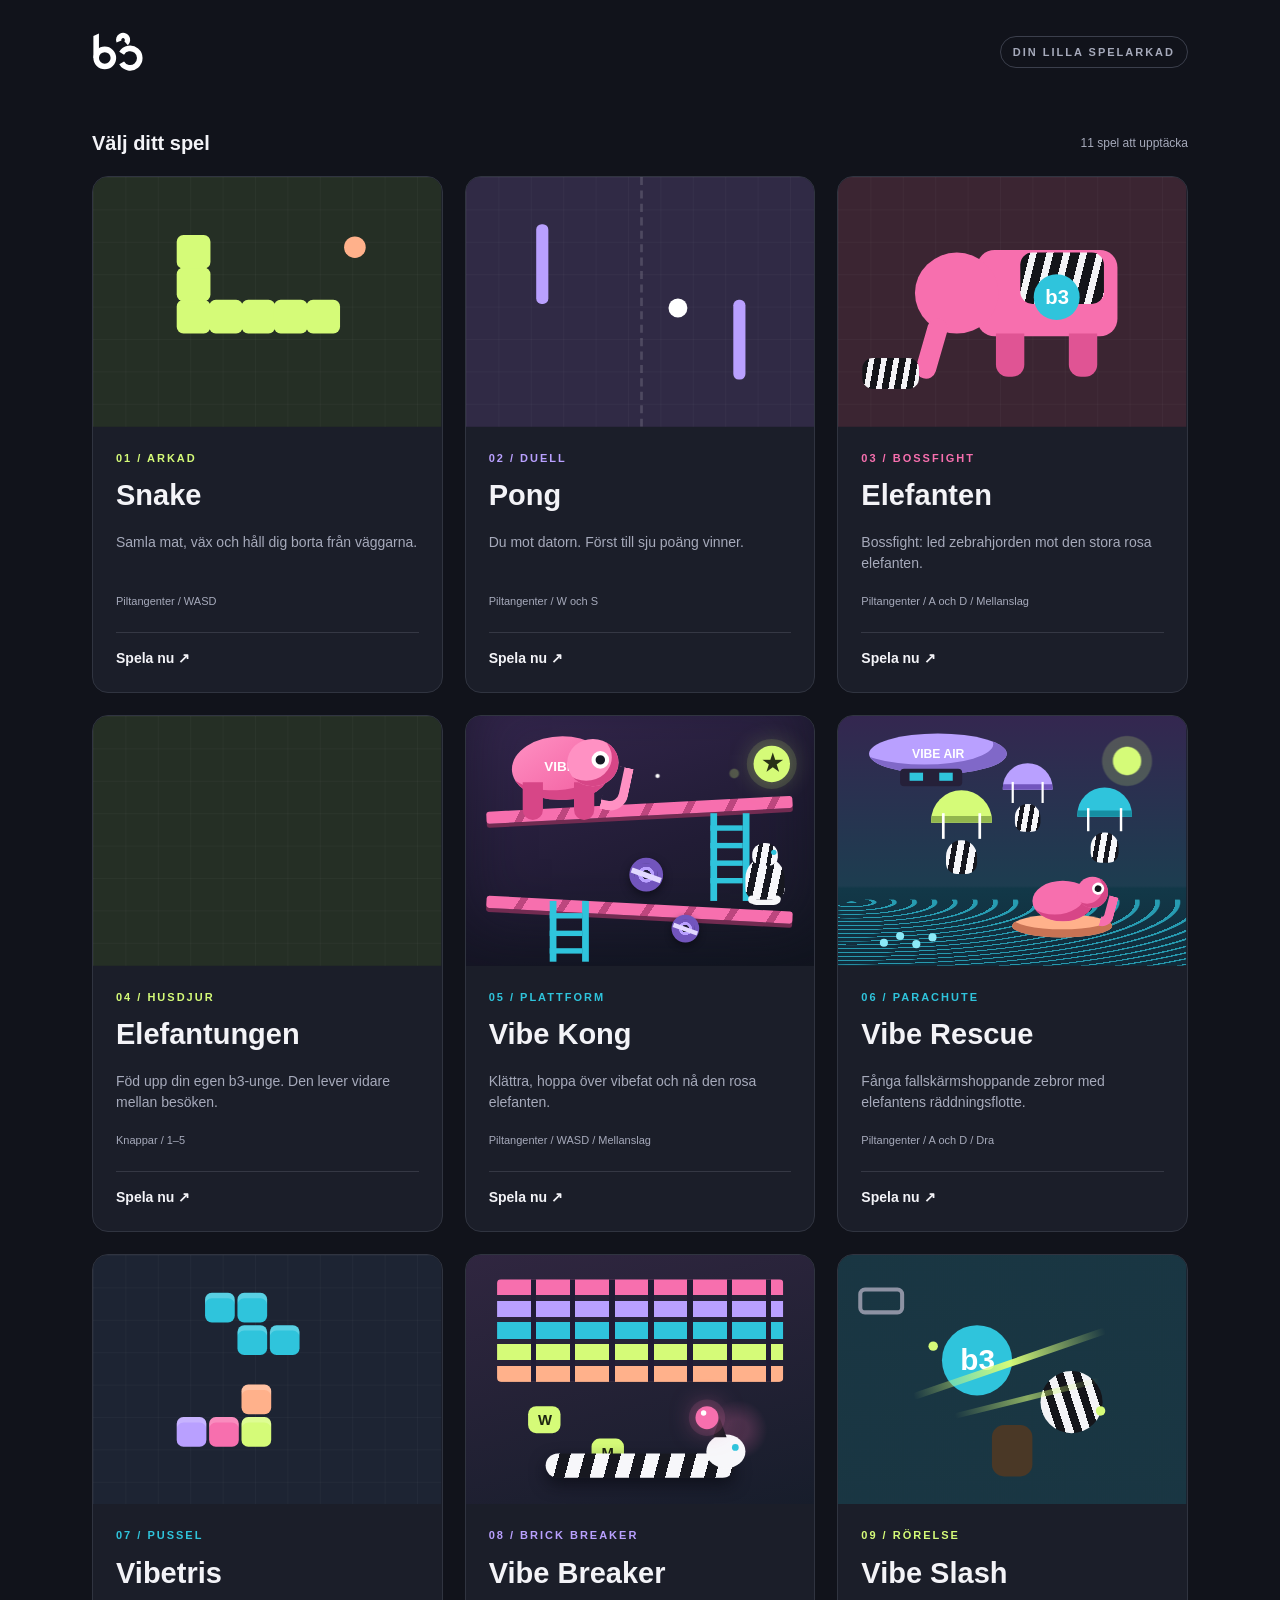
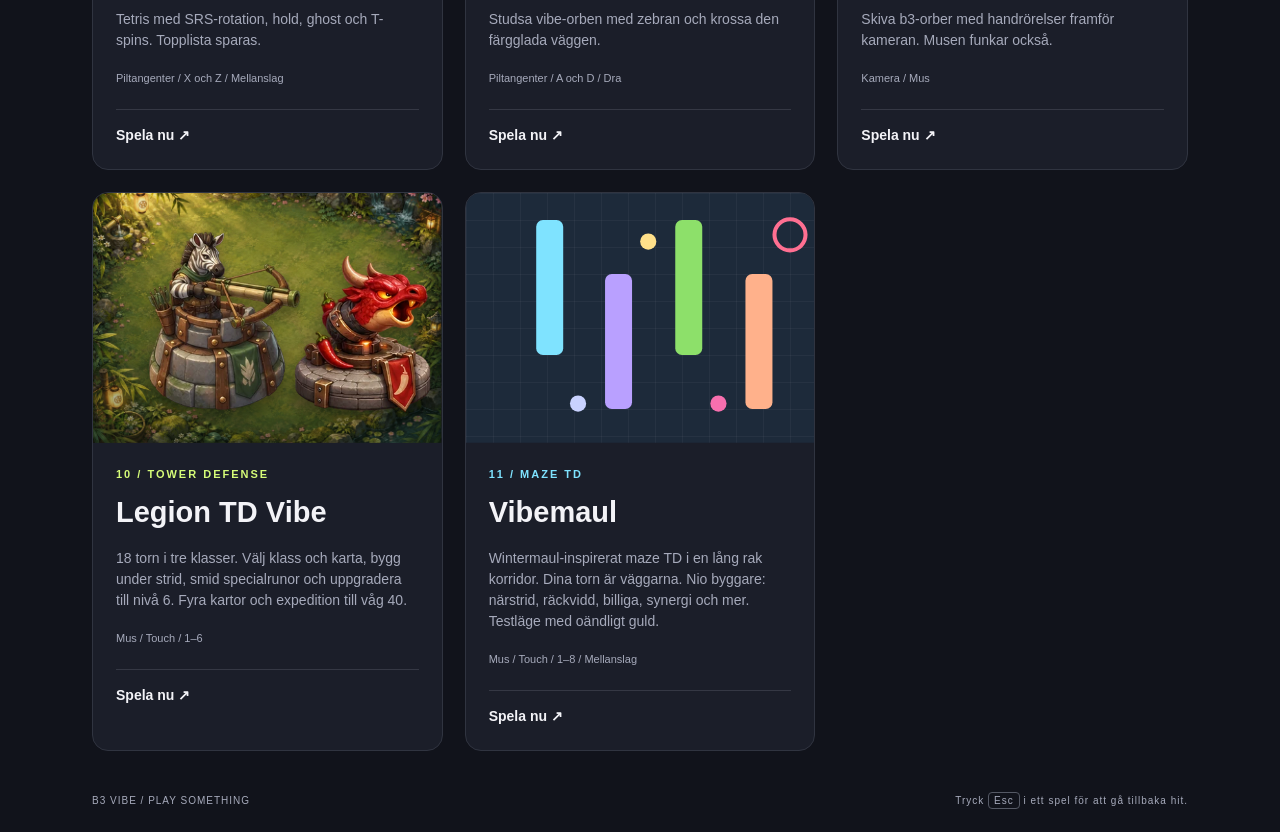
<file: index.html>
<!doctype html>
<html lang="sv">
<head>
  <meta charset="utf-8">
  <meta name="viewport" content="width=device-width, initial-scale=1">
  <title>B3 Vibe · Spelarkaden</title>
  <link rel="stylesheet" href="style.css">
  <script src="app.js" defer></script>
</head>
<body>
  <main class="portal">
    <header class="brand"><a class="logo-link" href="index.html" aria-label="b3 – till startsidan"><svg class="logo" viewBox="28 9 374 288" role="img" aria-label="b3"><path fill="currentColor" d="M38 38 78 20 78 196 38 196Z"/><circle cx="120" cy="196" r="62" fill="none" stroke="currentColor" stroke-width="40"/><path fill="none" stroke="currentColor" stroke-width="38" d="M222.3 78A32 32 0 1 1 273.4 89.8"/><path fill="none" stroke="currentColor" stroke-width="40" d="M241.4 162A70 70 0 1 1 241.4 232"/></svg></a><span class="badge">DIN LILLA SPELARKAD</span></header>
    <div class="section-title"><h2>Välj ditt spel</h2><span id="game-count"></span></div>
    <section id="games" class="game-grid" aria-label="Spel" aria-live="polite"><p>Laddar spelen…</p></section>
    <footer><span>B3 VIBE / PLAY SOMETHING</span><span>Tryck <kbd>Esc</kbd> i ett spel för att gå tillbaka hit.</span></footer>
  </main>
</body>
</html>
</file>
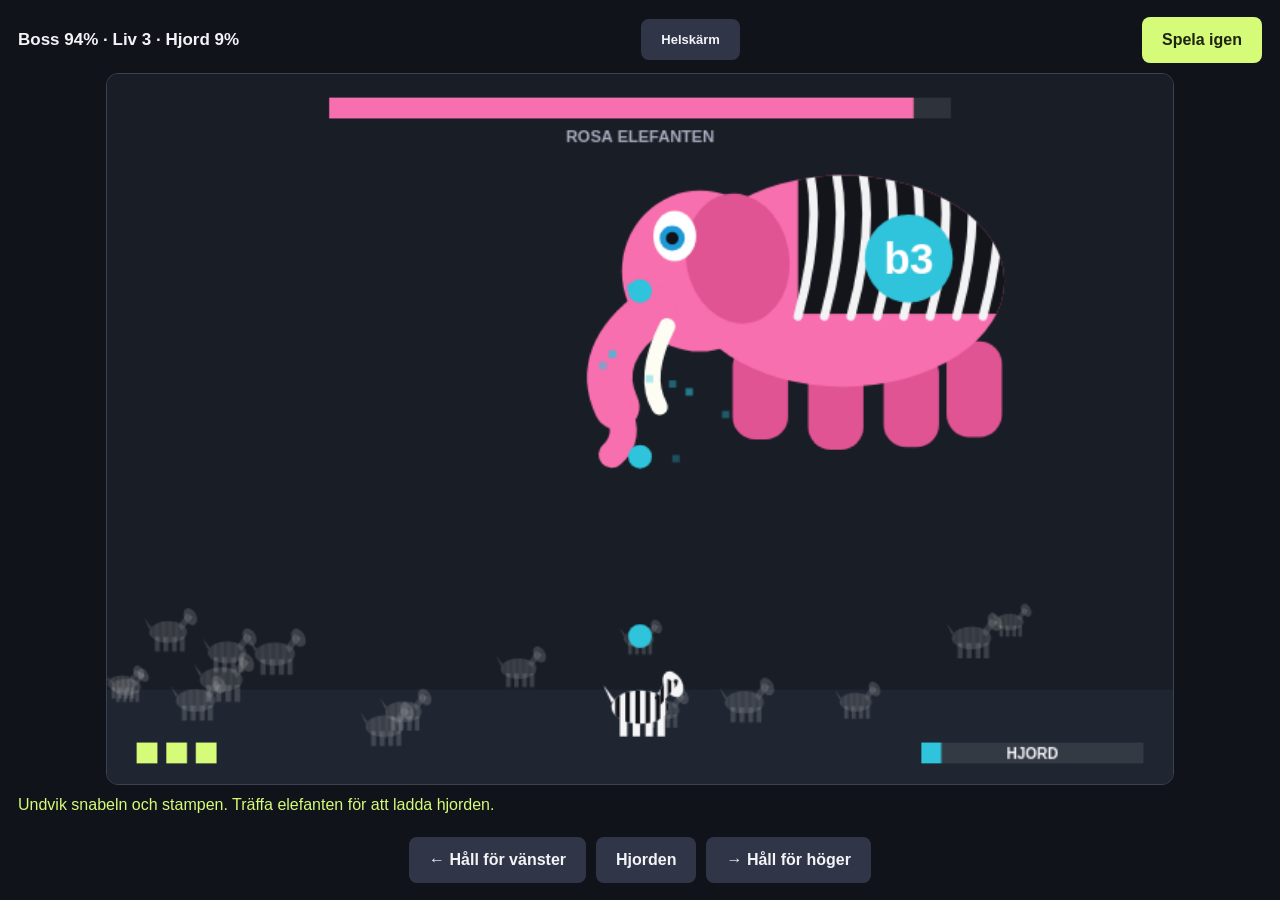
<file: games/elefanten/index.html>
<!doctype html>
<html lang="sv"><head><meta charset="utf-8"><meta name="viewport" content="width=device-width, initial-scale=1"><title>Elefanten · B3 Vibe</title><link rel="stylesheet" href="../../style.css"><script src="../common.js" defer></script><script src="game.js" defer></script></head><body><main class="game-shell"><a class="back-link" href="../../index.html">← Till huvudmenyn <kbd>Esc</kbd></a><header class="game-header"><p class="eyebrow">03 / BOSSFIGHT</p><h1>Elefanten<span>.</span></h1><p>Du är zebran. Kasta b3-orber på elefanten, undvik snabel och stamp. Styr med ← / → , A / D eller dra på planen. Mellanslag släpper lös hjorden.</p></header><div class="toolbar"><span class="stats">Boss <span id="boss-hp">100</span>% · Liv <span id="lives">3</span> · Hjord <span id="herd">0</span>%</span><button class="primary" id="start">Spela igen</button></div><canvas id="board" width="720" height="480" aria-label="Bossfight mot en stor rosa elefant. Styr zebran i sidled med piltangenterna."></canvas><p id="status" role="status">Undvik snabeln och stampen. Träffa elefanten för att ladda hjorden.</p><div class="touch-controls" aria-label="Styrning"><button class="control" data-move="left" aria-label="Flytta vänster">← Håll för vänster</button><button class="control" id="herd-button" aria-label="Kalla på hjorden">Hjorden</button><button class="control" data-move="right" aria-label="Flytta höger">→ Håll för höger</button></div></main></body></html>
</file>
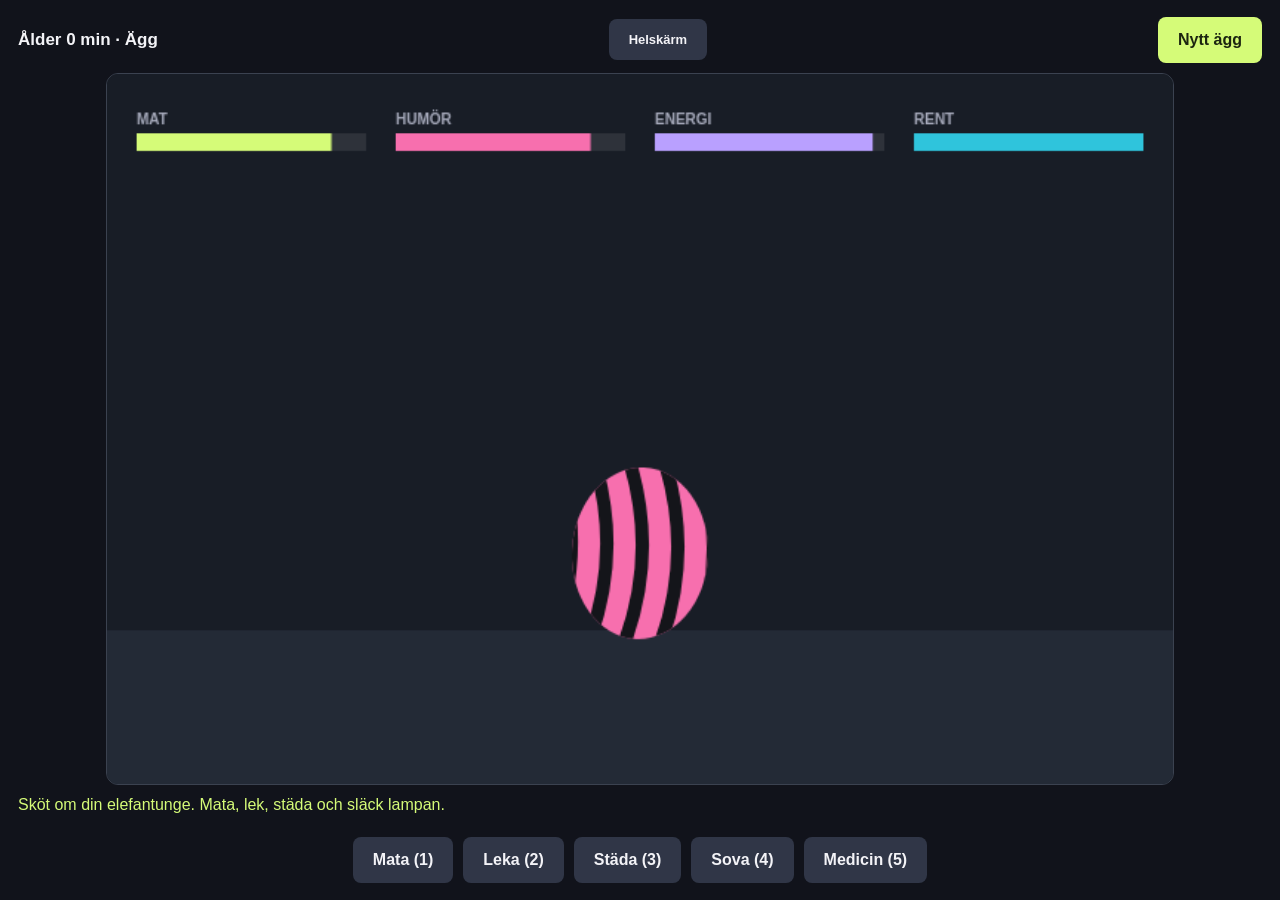
<file: games/elefantungen/index.html>
<!doctype html>
<html lang="sv"><head><meta charset="utf-8"><meta name="viewport" content="width=device-width, initial-scale=1"><title>Elefantungen · B3 Vibe</title><link rel="stylesheet" href="../../style.css"><script src="../common.js" defer></script><script src="game.js" defer></script></head><body><main class="game-shell"><a class="back-link" href="../../index.html">← Till huvudmenyn <kbd>Esc</kbd></a><header class="game-header"><p class="eyebrow">04 / HUSDJUR</p><h1>Elefantungen<span>.</span></h1><p>Din egen b3-unge. Mata, lek, städa och släck lampan — den lever vidare mellan besöken.</p></header><div class="toolbar"><span class="stats">Ålder <span id="age">0 min</span> · <span id="stage">Ägg</span></span><button class="primary" id="start">Nytt ägg</button></div><canvas id="board" width="720" height="480" aria-label="Din elefantunge med mätare för mat, humör, energi och renlighet."></canvas><p id="status" role="status">Sköt om din elefantunge.</p><div class="touch-controls" aria-label="Skötsel"><button class="control" data-action="mata">Mata (1)</button><button class="control" data-action="leka">Leka (2)</button><button class="control" data-action="stada">Städa (3)</button><button class="control" data-action="sova">Sova (4)</button><button class="control" data-action="medicin" disabled>Medicin (5)</button></div></main></body></html>
</file>
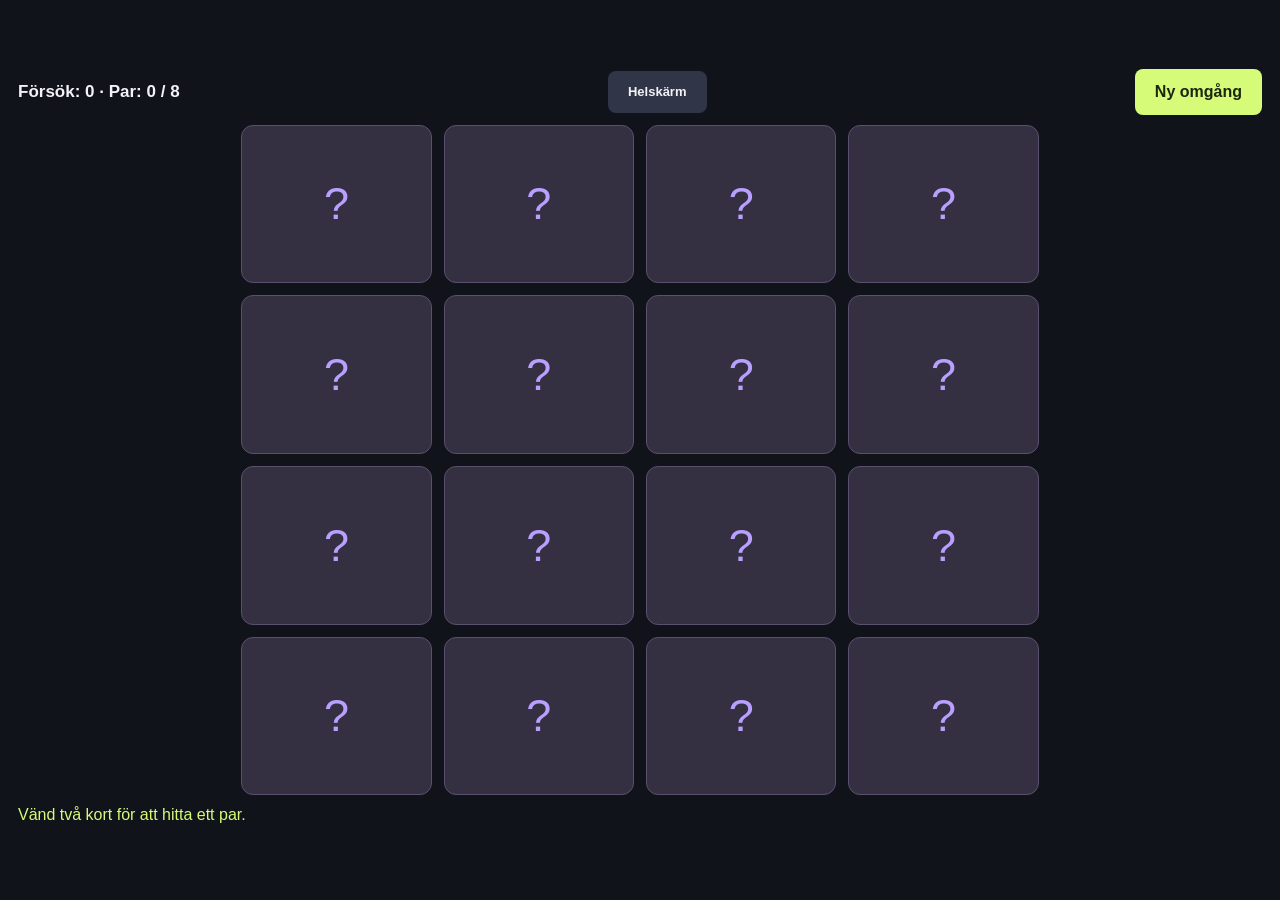
<file: games/memory/index.html>
<!doctype html>
<html lang="sv"><head><meta charset="utf-8"><meta name="viewport" content="width=device-width, initial-scale=1"><title>Memory · B3 Vibe</title><link rel="stylesheet" href="../../style.css"><script src="../common.js" defer></script><script src="game.js" defer></script></head><body><main class="game-shell"><a class="back-link" href="../../index.html">← Till huvudmenyn <kbd>Esc</kbd></a><header class="game-header"><p class="eyebrow">03 / HJÄRNGYMPA</p><h1>Memory<span>.</span></h1><p>Hitta åtta par med så få försök som möjligt. Klicka på korten eller använd Tab och Enter.</p></header><div class="toolbar"><span class="stats">Försök: <span id="attempts">0</span> · Par: <span id="pairs">0</span> / 8</span><button class="primary" id="start">Ny omgång</button></div><div id="board" class="memory-board" aria-label="Memorykort"></div><p id="status" role="status">Vänd två kort för att hitta ett par.</p></main></body></html>
</file>
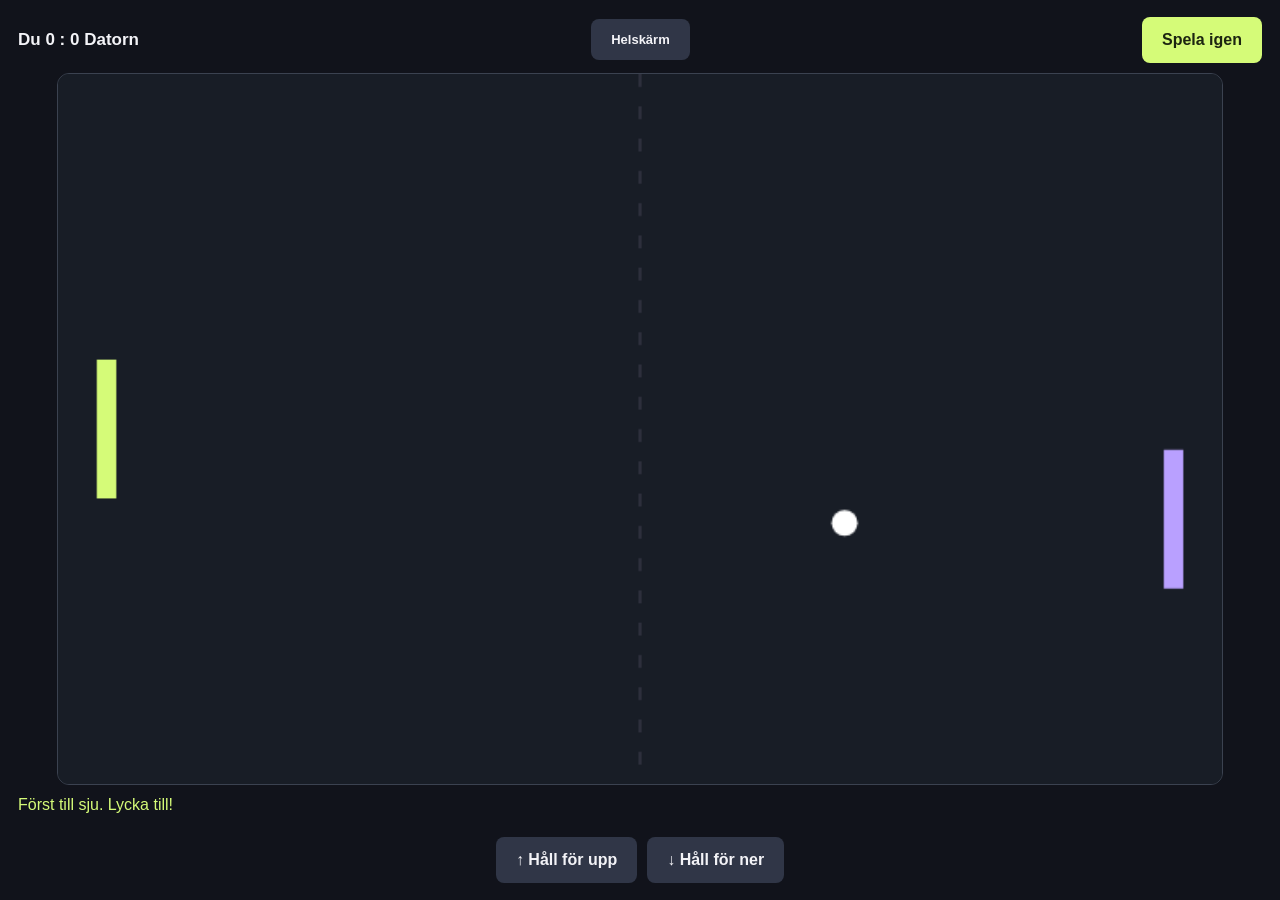
<file: games/pong/index.html>
<!doctype html>
<html lang="sv"><head><meta charset="utf-8"><meta name="viewport" content="width=device-width, initial-scale=1"><title>Pong · B3 Vibe</title><link rel="stylesheet" href="../../style.css"><script src="../common.js" defer></script><script src="game.js" defer></script></head><body><main class="game-shell"><a class="back-link" href="../../index.html">← Till huvudmenyn <kbd>Esc</kbd></a><header class="game-header"><p class="eyebrow">02 / DUELL</p><h1>Pong<span>.</span></h1><p>Du spelar till vänster mot datorn. Styr med ↑ / ↓, W / S eller dra på planen. Först till 7 vinner.</p></header><div class="toolbar"><span class="stats">Du <span id="player-score">0</span> : <span id="computer-score">0</span> Datorn</span><button class="primary" id="start">Spela igen</button></div><canvas id="board" width="720" height="440" aria-label="Pong-spelplan. Din paddel är till vänster."></canvas><p id="status" role="status">Först till sju. Lycka till!</p><div class="touch-controls"><button class="control" data-move="up" aria-label="Flytta upp">↑ Håll för upp</button><button class="control" data-move="down" aria-label="Flytta ner">↓ Håll för ner</button></div></main></body></html>
</file>
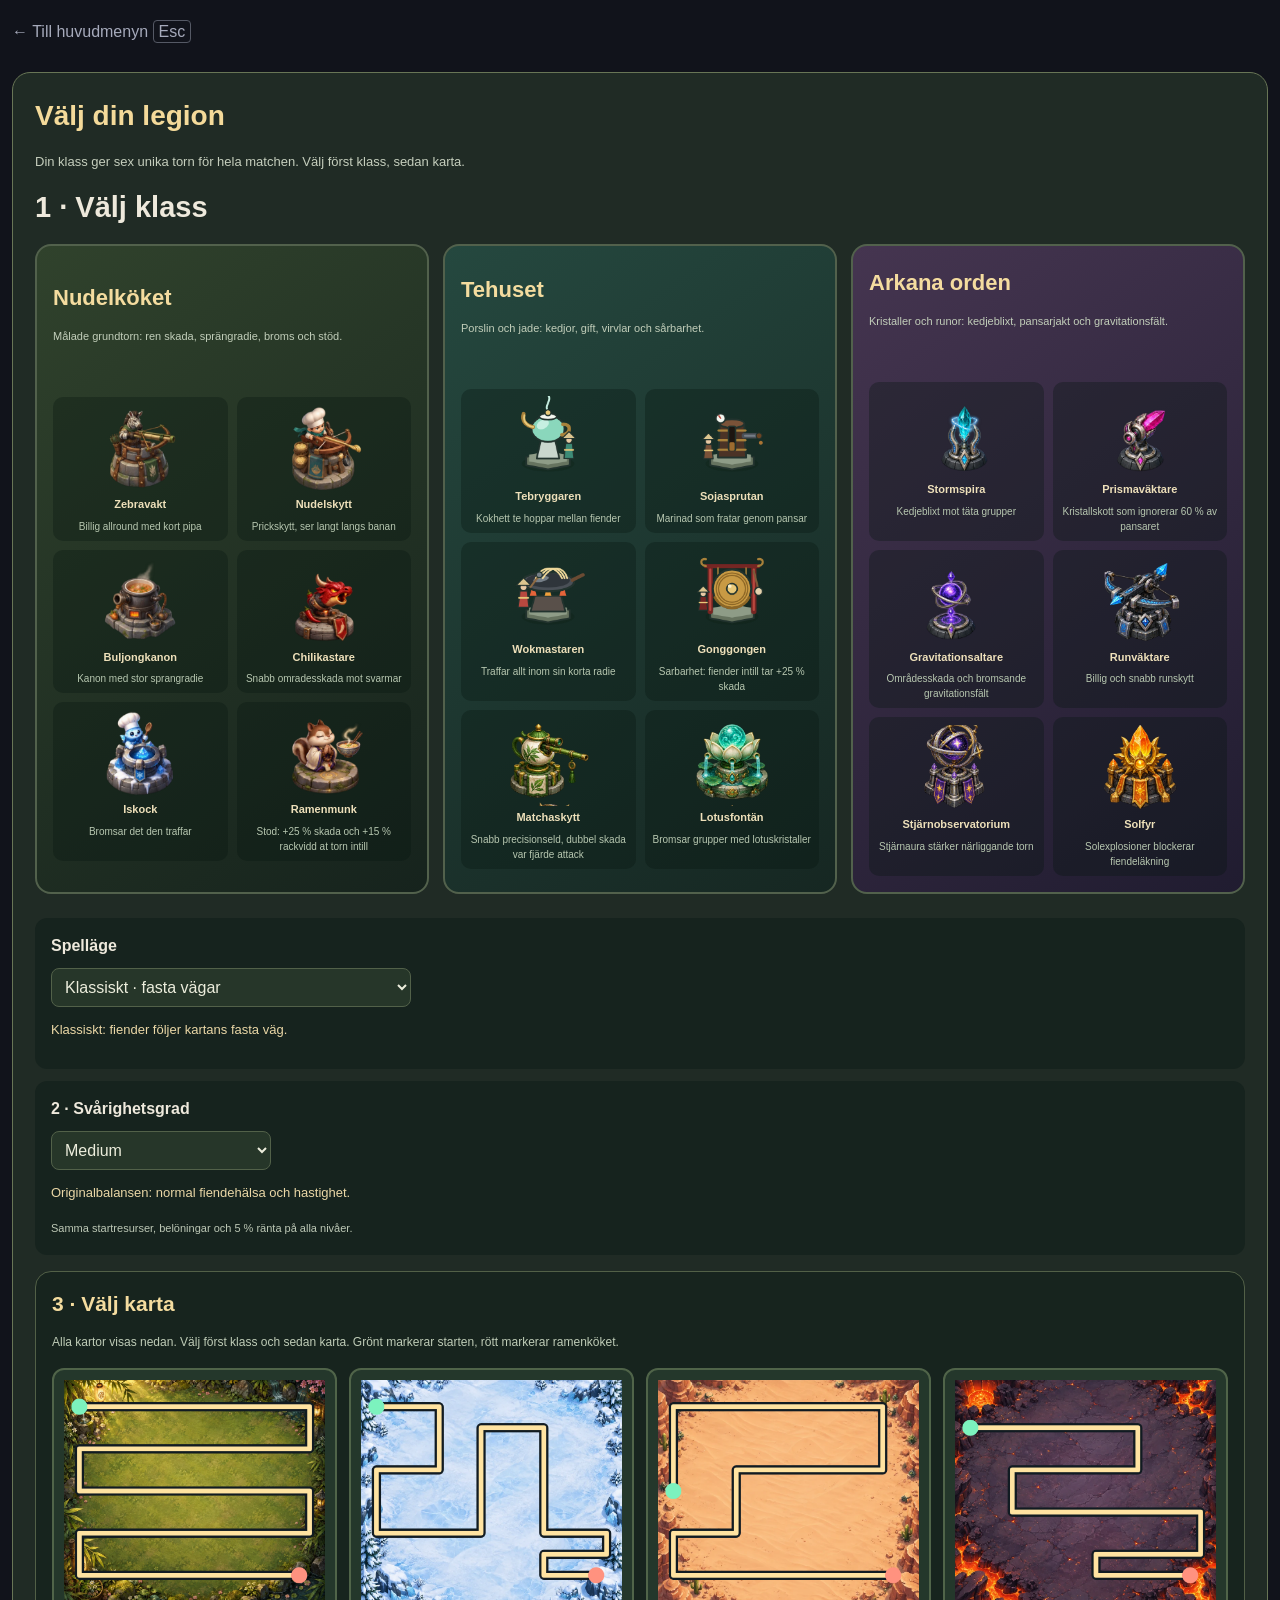
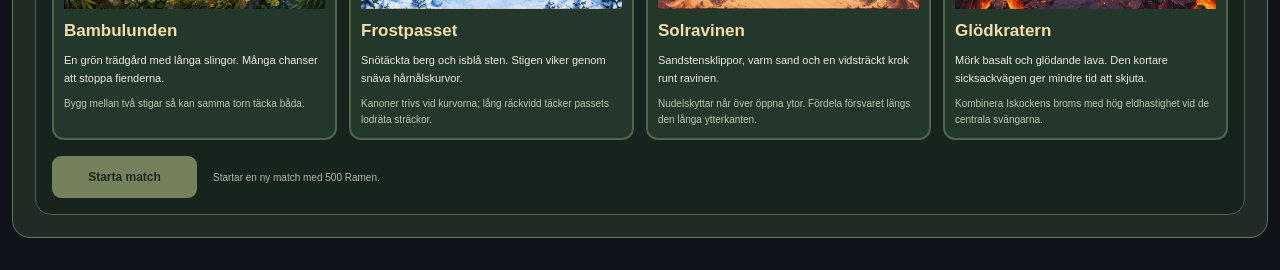
<file: games/ramen-legion-td/index.html>
<!doctype html>
<html lang="sv">
<head>
  <meta charset="utf-8"><meta name="viewport" content="width=device-width, initial-scale=1">
  <title>Legion TD Vibe · B3 Vibe</title>
  <link rel="stylesheet" href="../../style.css"><link rel="stylesheet" href="style.css">
  <script src="../common.js" defer></script><script src="data.js" defer></script>
  <script src="maze.js" defer></script><script src="rules.js" defer></script><script src="towers.js" defer></script><script src="art.js" defer></script><script src="game.js" defer></script>
</head>
<body><main class="game-shell ltd">
  <a class="back-link" href="../../index.html">← Till huvudmenyn <kbd>Esc</kbd></a>
  <header class="game-header"><p class="eyebrow">10 / STRATEGI & TOWER DEFENSE</p>
    <h1>Legion TD Vibe<span>.</span></h1><p>Bygg din försvarslinje. Förstärk varje torn. Skydda ramenköket.</p>
  </header>
  <div class="toolbar ltd-hud" id="match-hud" hidden>
    <div><small>RAMEN</small><strong id="ramen">500 / 300 000</strong></div>
    <div><small>5 % RÄNTA</small><strong id="ranta">25</strong></div>
    <div><small>KUNGALIV</small><strong id="liv">20</strong></div>
    <div><small>VÅG</small><strong id="vag">1 / 20</strong></div>
    <div><small>BOSSSIGILL</small><strong id="seals">0</strong></div>
    <span class="phase" id="fas">Byggfas</span>
    <button class="control" id="start" type="button">Ny match / välj klass</button>
  </div>
      <div id="loading" role="status">Laddar illustrationer…</div>
      <button class="control" id="retry-assets" hidden>Försök ladda bilder igen</button>
  <section id="setup-panel" class="setup-panel"><h2>Välj din legion</h2><p>Din klass ger sex unika torn för hela matchen. Välj först klass, sedan karta.</p><h3>1 · Välj klass</h3><select id="setup-class" hidden aria-label="Vald klass"><option value="">Välj en klass…</option></select><div id="setup-roster" class="class-choices" role="group" aria-label="Välj klass"></div>
  <div class="difficulty-picker mode-picker"><label for="mode-select">Spelläge</label><select id="mode-select"><option value="classic">Klassiskt · fasta vägar</option><option value="maze">Maze · bygg din egen väg</option></select><p id="mode-description">Klassiskt: fiender följer kartans fasta väg.</p></div>
  <div class="difficulty-picker"><label for="difficulty-select">2 · Svårighetsgrad</label><select id="difficulty-select"><option value="low">Low</option><option value="medium" selected>Medium</option><option value="high">High</option></select><p id="difficulty-description"></p><small>Samma startresurser, belöningar och 5 % ränta på alla nivåer.</small></div><section class="map-picker map-gallery" aria-label="Välj karta"><h3>3 · Välj karta</h3><p class="map-legend">Alla kartor visas nedan. Välj först klass och sedan karta. Grönt markerar starten, rött markerar ramenköket.</p><div id="map-choices" class="map-choices" role="group" aria-label="Kartor"></div>
    <canvas hidden id="map-preview" width="224" height="196" aria-label="Förhandsvisning av vald kartas fiendeväg"></canvas>
    <div class="map-details">
      <select id="map-select" hidden aria-label="Vald karta" disabled><option value="">Välj en karta…</option></select>
      <p id="map-description" hidden></p><p id="map-tip" hidden></p>
      <small id="active-map" aria-live="polite"></small>
    </div>
    <div class="map-actions"><button class="control primary" id="play-map" type="button" disabled>Starta match</button><small>Startar en ny match med 500 Ramen.</small></div>
  </section>
  </section>
  <p id="match-selection" hidden></p><p id="maze-info" class="maze-info" hidden></p>
  <section id="boss-rewards" class="boss-rewards" hidden aria-label="Bossbelöningar"><h2>Bossens skatt</h2><p>Välj en bonus per besegrad boss. Sigill används till mästarnivåer eller en specialruna på ett torn.</p><div id="reward-choices"></div></section>
  <p id="army-bonuses" class="army-bonuses"></p>
  <div class="ltd-layout" id="match-area" hidden>
    <section class="ltd-field" aria-label="Spelplan">

      <canvas id="board" width="748" height="652" tabindex="0" aria-label="Spelplan. Välj torn 1–6, flytta rutmarkören med piltangenter, placera eller markera med Enter."></canvas>
      <div class="touch-controls" aria-label="Spelkontroller">
        <button class="control primary" type="button" id="starta-vag">Starta våg</button>
        <button class="control" type="button" id="pausa">Pausa</button>
        <button class="control" type="button" id="fart">1×</button>
        <button class="control" type="button" id="avbryt">Avbryt val</button>
        <button class="control primary" type="button" id="expedition" hidden>Fortsätt · expedition 21–40</button>
      </div>
      <p id="status" role="status">Välj ett torn och en ledig ruta bredvid stigen.</p>
      <div class="ltd-nasta"><b id="nasta-vag"></b><span id="nasta-egenskap"></span></div>
      <p class="ltd-resultat" id="resultat" hidden></p>
    </section>
    <aside class="ltd-sidebar" aria-label="Torn och uppgraderingar">
      <div class="section-heading"><div><p class="eyebrow">DIN FÖRSVARSLINJE</p><h2>Tornverkstaden</h2></div><button class="control" id="guide-open">Tornguide</button></div>
      <p class="shop-hint">Bygg och uppgradera även under vågen. Din klass är låst tills nästa match.</p>
      <section class="ltd-vald" id="vald-panel" hidden aria-label="Valt torn">
        <div class="selected-heading"><canvas id="selected-art" width="192" height="192" aria-hidden="true"></canvas><div><span id="vald-roll" class="eyebrow"></span><h2 id="vald-namn"></h2><span id="levels"></span></div></div>
        <p id="vald-info"></p>
        <dl id="tower-stats" class="tower-stats"></dl>
        <p id="aura-info" class="aura-info" hidden></p>
        <label class="target-label">Målprioritet <select id="target-mode"><option value="first">Först på banan</option><option value="last">Sist på banan</option><option value="strong">Starkast</option><option value="near">Närmast</option></select></label>
        <div id="upgrade-grid" class="upgrade-grid">
          <div class="upgrade-card damage"><span class="eyebrow" id="damage-level">SKADA 0/6</span><strong id="damage-preview"></strong><small id="damage-name"></small><button class="control" id="upgrade-damage">Uppgradera skada</button><small id="damage-interest"></small></div>
          <div class="upgrade-card range"><span class="eyebrow" id="range-level">RÄCKVIDD 0/6</span><strong id="range-preview"></strong><small id="range-name"></small><button class="control" id="upgrade-range">Uppgradera räckvidd</button><small id="range-interest"></small></div>
          <div class="upgrade-card speed"><span class="eyebrow" id="speed-level">ELDHASTIGHET 0/6</span><strong id="speed-preview"></strong><small id="speed-name"></small><button class="control" id="upgrade-speed">Uppgradera eldhastighet</button><small id="speed-interest"></small><small>Fler skott per sekund. Samma skada per träff.</small></div>
        </div>
        <section class="rune-forge"><h3>Runverkstaden · 1 sigill</h3><p id="rune-status"></p><div id="rune-choices"></div><small>En runa per torn. Vid försäljning återfås alla sigill, men bara 70 % av Ramen.</small></section>
        <div class="ltd-knappar"><button class="control" id="tower-help">Mer om tornet</button><button class="control" id="salj">Sälj</button></div>
      </section>
      <div id="class-tabs" hidden></div><p id="class-description" class="shop-hint"></p>
      <div class="ltd-butik" id="shop" aria-label="Tornbutik"></div>
      <div id="empty-selection" class="selection-hint">Varje torn kan få <b>Skada 6</b>, <b>Räckvidd 6</b> och <b>Eldhastighet 6</b>. Nivå 4–6 kräver även bosssigill. Spara Ramen för 5 % ränta efter vågen.</div>
      <label class="effects-label"><input type="checkbox" id="reduced-effects"> Minskade effekter</label>
      <p class="keyboard-help">1–6: välj torn i vald klass · Pilar + Enter: placera<br>Mellanslag: nästa våg · P: paus · F: helskärm</p>
    </aside>
  </div>
  <dialog id="guide-dialog" aria-labelledby="guide-title"><div class="guide-top"><div><p class="eyebrow">LÄR KÄNNA DIN LEGION</p><h2 id="guide-title">Tornguiden</h2></div><button class="control" id="guide-close">Stäng guiden</button></div><nav id="guide-tabs" aria-label="Välj torn"></nav><div id="guide-body"></div><p class="guide-note">Uppgraderingar gäller detta torn och denna match. Skada, räckvidd och eldhastighet kan alla nå nivå 6. Nivå 4–6 kostar även ett bosssigill per steg.</p></dialog>
</main></body></html>
</file>
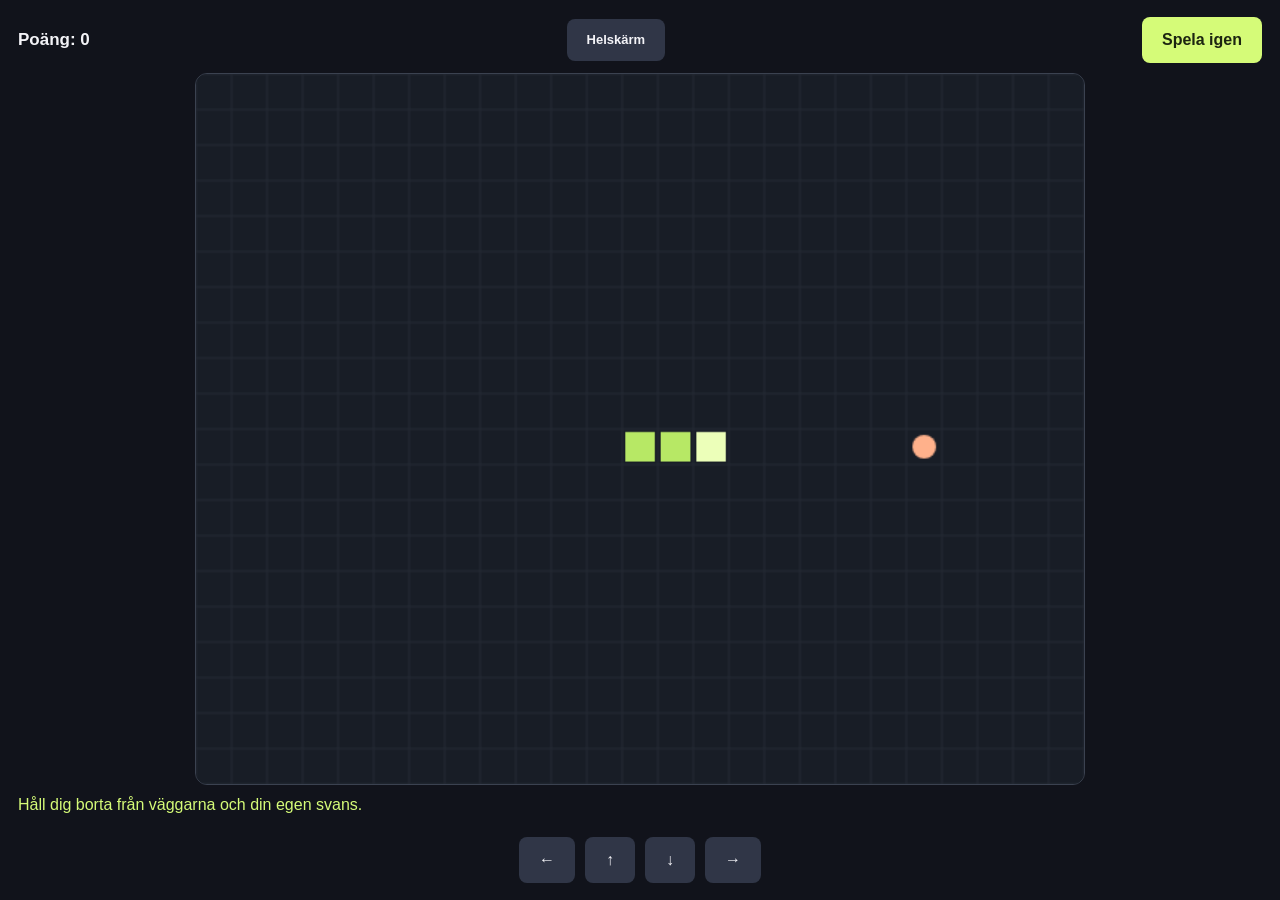
<file: games/snake/index.html>
<!doctype html>
<html lang="sv"><head><meta charset="utf-8"><meta name="viewport" content="width=device-width, initial-scale=1"><title>Snake · B3 Vibe</title><link rel="stylesheet" href="../../style.css"><script src="../common.js" defer></script><script src="game.js" defer></script></head>
<body><main class="game-shell"><a class="back-link" href="../../index.html">← Till huvudmenyn <kbd>Esc</kbd></a><header class="game-header"><p class="eyebrow">01 / ARKAD</p><h1>Snake<span>.</span></h1><p>Ät maten och väx. Styr med piltangenter, WASD eller knapparna nedan.</p></header><div class="toolbar"><span class="stats">Poäng: <span id="score">0</span></span><button class="primary" id="start">Spela igen</button></div><canvas id="board" width="600" height="480" aria-label="Snake-spelplan. Styr ormen med piltangenterna."></canvas><p id="status" role="status">Håll dig borta från väggarna och din egen svans.</p><div class="touch-controls" aria-label="Styrning"><button class="control" data-direction="left" aria-label="Vänster">←</button><button class="control" data-direction="up" aria-label="Upp">↑</button><button class="control" data-direction="down" aria-label="Ner">↓</button><button class="control" data-direction="right" aria-label="Höger">→</button></div></main></body></html>
</file>
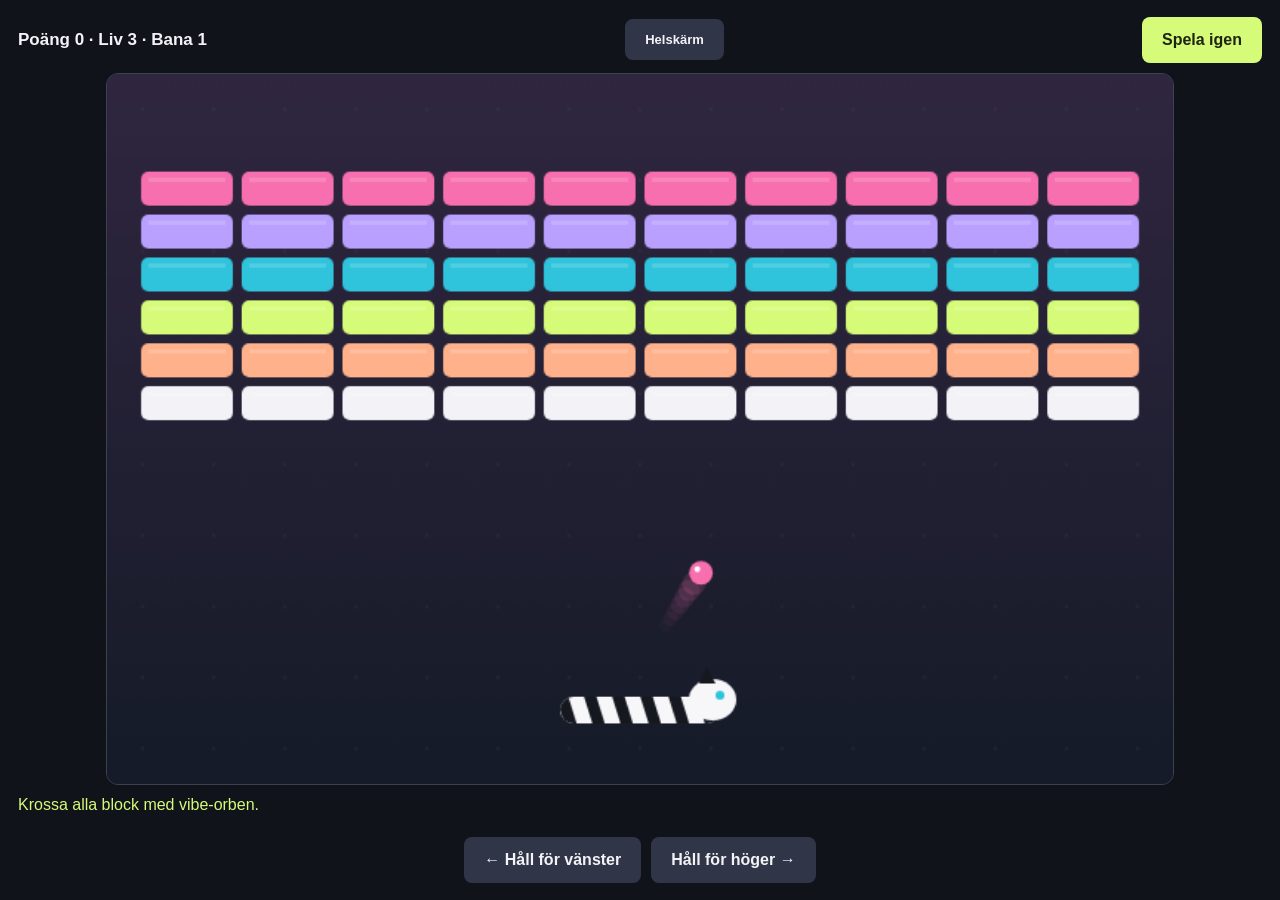
<file: games/vibe-breaker/index.html>
<!doctype html>
<html lang="sv">
<head>
  <meta charset="utf-8">
  <meta name="viewport" content="width=device-width, initial-scale=1">
  <title>Vibe Breaker · B3 Vibe</title>
  <link rel="stylesheet" href="../../style.css">
  <script src="../common.js" defer></script>
  <script src="game.js" defer></script>
</head>
<body>
  <main class="game-shell">
    <a class="back-link" href="../../index.html">← Till huvudmenyn <kbd>Esc</kbd></a>
    <header class="game-header">
      <p class="eyebrow">07 / BRICK BREAKER</p>
      <h1>Vibe Breaker<span>.</span></h1>
      <p>Studsa den rosa vibe-orben med zebran och krossa hela väggen. Styr med piltangenter, A/D, skärmknappar eller genom att dra på planen.</p>
    </header>
    <div class="toolbar">
      <span class="stats">Poäng <span id="score">0</span> · Liv <span id="lives">3</span> · Bana <span id="level">1</span></span>
      <button class="primary" id="start">Spela igen</button>
    </div>
    <canvas id="board" width="720" height="480" aria-label="Brick breaker-spel där en zebra studsar en rosa boll mot färgade block."></canvas>
    <p id="status" role="status">Krossa alla block med vibe-orben.</p>
    <div class="touch-controls" aria-label="Styrning">
      <button class="control" data-move="left" aria-label="Flytta zebran åt vänster">← Håll för vänster</button>
      <button class="control" data-move="right" aria-label="Flytta zebran åt höger">Håll för höger →</button>
    </div>
  </main>
</body>
</html>
</file>
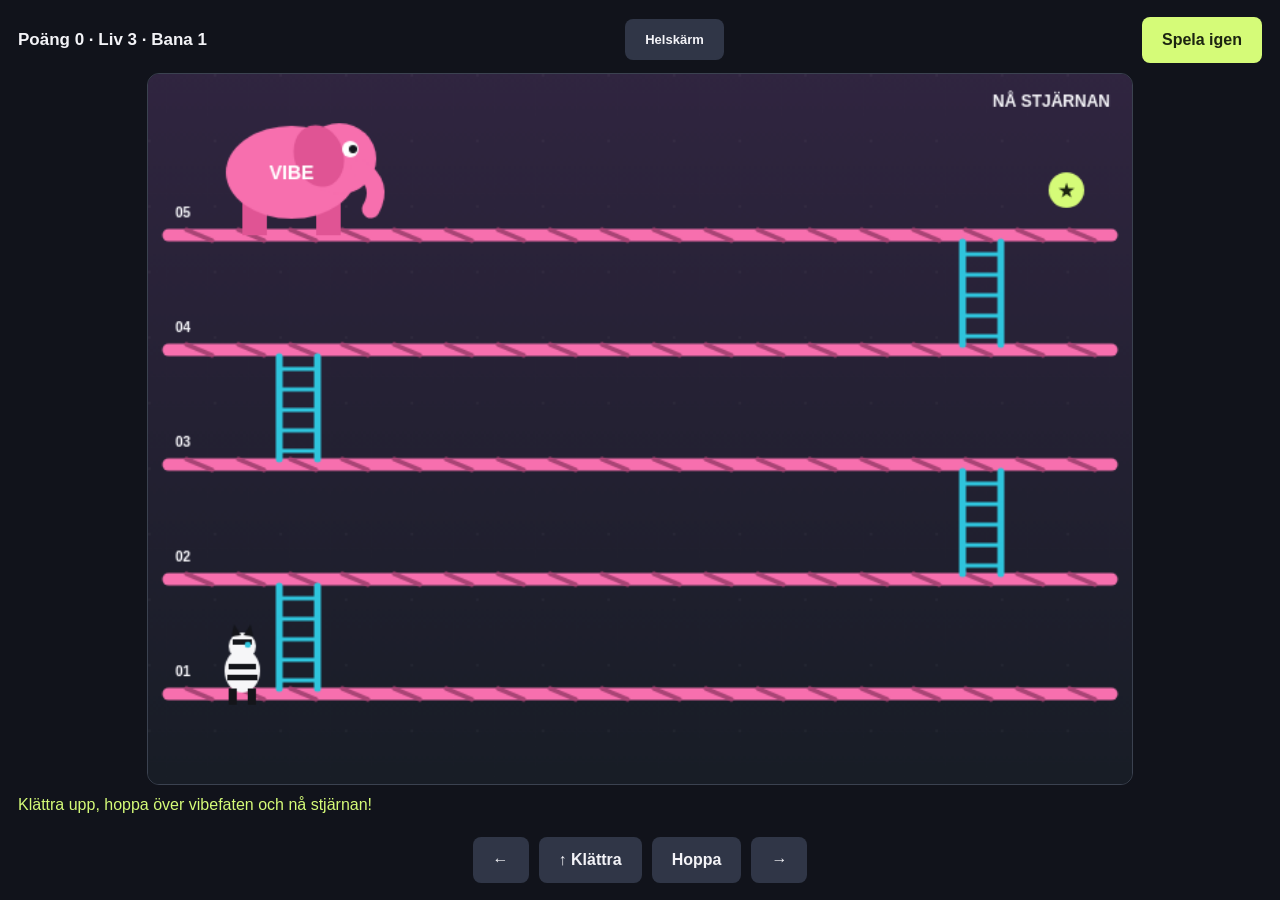
<file: games/vibe-kong/index.html>
<!doctype html>
<html lang="sv">
<head>
  <meta charset="utf-8">
  <meta name="viewport" content="width=device-width, initial-scale=1">
  <title>Vibe Kong · B3 Vibe</title>
  <link rel="stylesheet" href="../../style.css">
  <script src="../common.js" defer></script>
  <script src="game.js" defer></script>
</head>
<body>
  <main class="game-shell">
    <a class="back-link" href="../../index.html">← Till huvudmenyn <kbd>Esc</kbd></a>
    <header class="game-header">
      <p class="eyebrow">04 / PLATTFORM</p>
      <h1>Vibe Kong<span>.</span></h1>
      <p>Hjälp zebran upp till den rosa elefanten. Hoppa över vibefat och klättra på stegarna med piltangenter, WASD eller knapparna.</p>
    </header>
    <div class="toolbar">
      <span class="stats">Poäng <span id="score">0</span> · Liv <span id="lives">3</span> · Bana <span id="level">1</span></span>
      <button class="primary" id="start">Spela igen</button>
    </div>
    <canvas id="board" width="720" height="520" aria-label="Plattformsspel där en zebra klättrar mot en rosa elefant och hoppar över rullande vibefat."></canvas>
    <p id="status" role="status">Klättra upp, hoppa över vibefaten och nå stjärnan!</p>
    <div class="touch-controls" aria-label="Styrning">
      <button class="control" data-action="left" aria-label="Flytta vänster">←</button>
      <button class="control" data-action="up" aria-label="Klättra upp">↑ Klättra</button>
      <button class="control" id="jump-button" aria-label="Hoppa">Hoppa</button>
      <button class="control" data-action="right" aria-label="Flytta höger">→</button>
    </div>
  </main>
</body>
</html>
</file>
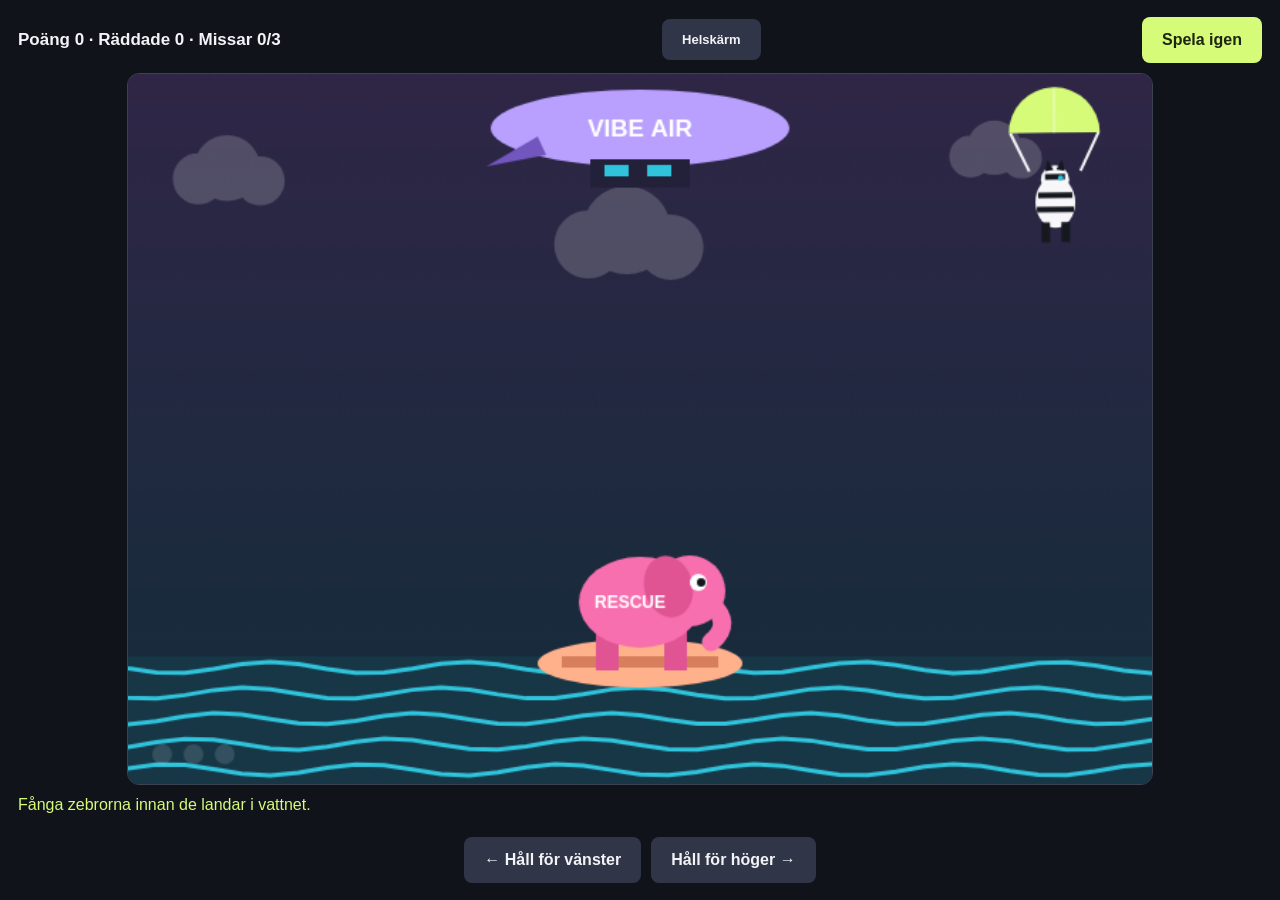
<file: games/vibe-rescue/index.html>
<!doctype html>
<html lang="sv">
<head>
  <meta charset="utf-8">
  <meta name="viewport" content="width=device-width, initial-scale=1">
  <title>Vibe Rescue · B3 Vibe</title>
  <link rel="stylesheet" href="../../style.css">
  <script src="../common.js" defer></script>
  <script src="game.js" defer></script>
</head>
<body>
  <main class="game-shell">
    <a class="back-link" href="../../index.html">← Till huvudmenyn <kbd>Esc</kbd></a>
    <header class="game-header">
      <p class="eyebrow">06 / PARACHUTE</p>
      <h1>Vibe Rescue<span>.</span></h1>
      <p>Zebrorna faller från vibe-luftskeppet. Styr den rosa elefantens räddningsflotte med piltangenter, A/D eller knapparna och fånga dem innan de når vattnet.</p>
    </header>
    <div class="toolbar">
      <span class="stats">Poäng <span id="score">0</span> · Räddade <span id="saved">0</span> · Missar <span id="misses">0</span>/3</span>
      <button class="primary" id="start">Spela igen</button>
    </div>
    <canvas id="board" width="720" height="500" aria-label="Räddningsspel där en rosa elefant i en flotte fångar fallskärmshoppande zebror."></canvas>
    <p id="status" role="status">Fånga zebrorna innan de landar i vattnet.</p>
    <div class="touch-controls" aria-label="Styrning">
      <button class="control" data-move="left" aria-label="Flytta flotten åt vänster">← Håll för vänster</button>
      <button class="control" data-move="right" aria-label="Flytta flotten åt höger">Håll för höger →</button>
    </div>
  </main>
</body>
</html>
</file>
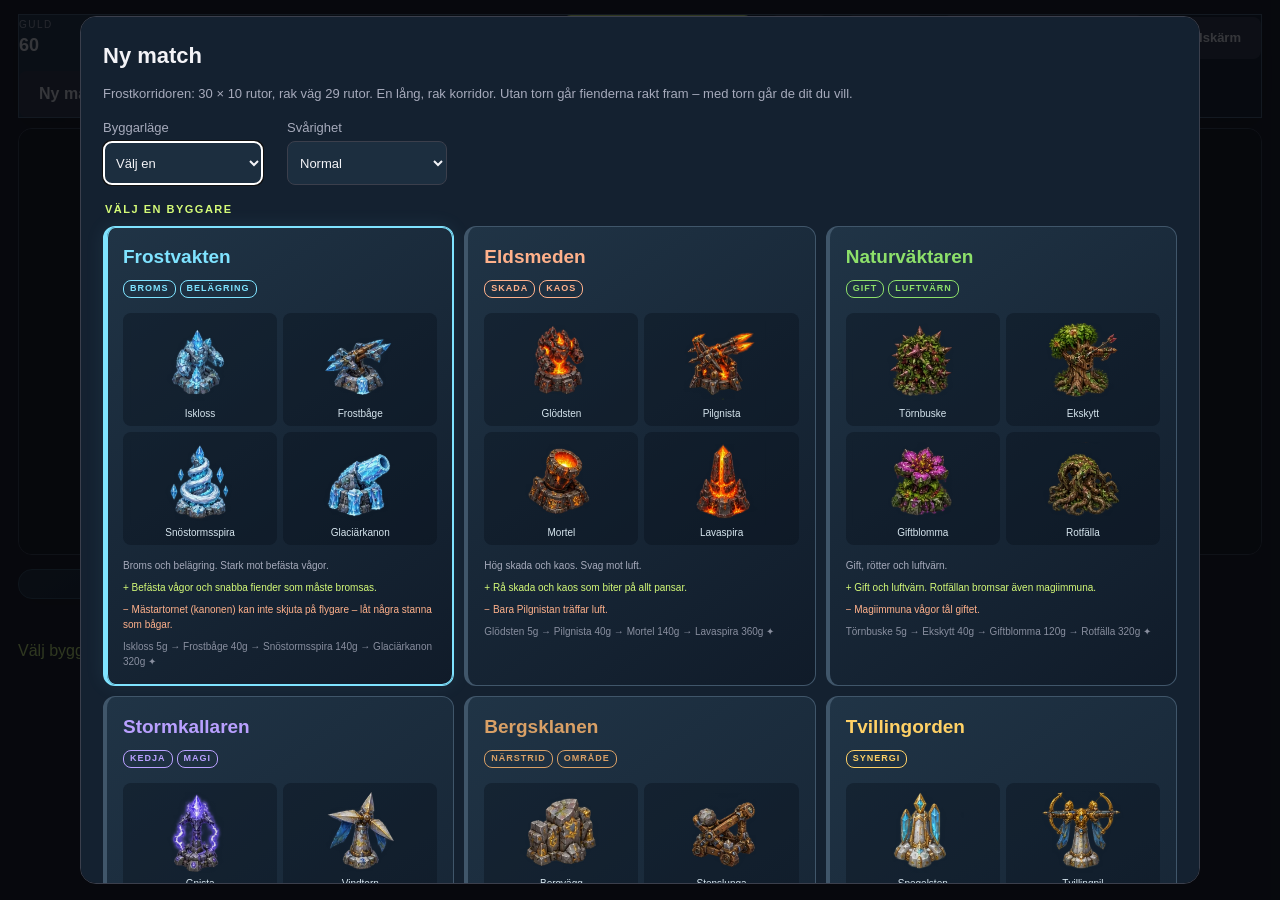
<file: games/vibemaul/index.html>
<!doctype html>
<html lang="sv">
<head>
  <meta charset="utf-8"><meta name="viewport" content="width=device-width, initial-scale=1">
  <title>Vibemaul · B3 Vibe</title>
  <link rel="manifest" href="manifest.webmanifest">
  <meta name="theme-color" content="#11131b">
  <meta name="mobile-web-app-capable" content="yes">
  <link rel="icon" href="ikoner/ikon-192.png">
  <link rel="apple-touch-icon" href="ikoner/ikon-192.png">
  <link rel="stylesheet" href="../../style.css"><link rel="stylesheet" href="style.css">
  <script src="../common.js" defer></script>
  <script src="data.js" defer></script><script src="maze.js" defer></script><script src="sim.js" defer></script><script src="art.js" defer></script><script src="mobile.js" defer></script><script src="game.js" defer></script><script src="app.js" defer></script>
</head>
<body>
<main class="game-shell game-shell-wide vm">
  <a class="back-link" href="../../index.html">← Till huvudmenyn <kbd>Esc</kbd></a>
  <header class="game-header">
    <p class="eyebrow">11 / MAZE TD</p>
    <h1>Vibemaul<span>.</span></h1>
    <p>Ingen stig finns. Dina torn är väggarna. Korridoren är rak – men bara tills du bygger. Tvinga frostvarelserna att sicksacka genom en så lång labyrint som möjligt innan de når porten.</p>
  </header>

  <p id="art-status" class="vm-art-status" role="status">Laddar illustrationer…</p><div class="toolbar vm-hud">
    <div><small>GULD</small><strong id="guld">60</strong></div>
    <div><small>LIV</small><strong id="liv">30</strong></div>
    <div><small>VÅG</small><strong id="vag">1 / 40</strong></div>
    <div title="Frostkristaller låser upp nivå 5. Du får en per dödad boss."><small>KRISTALLER</small><strong id="kristaller">0</strong></div>
    <div title="Fiendernas väg nu, jämfört med den raka vägen utan torn."><small>VÄG</small><strong id="langd">62</strong></div>
    <span class="vm-fas" id="fas">Byggfas</span>
    <select id="test-vag" class="vm-testvag" hidden aria-label="Testläge: välj nästa våg"></select>
    <button class="primary" id="starta-vag" type="button">Starta våg <kbd>Mellanslag</kbd></button>
    <button class="control" id="fart" type="button" title="Spelhastighet">1×</button>
    <button class="control" id="paus" type="button" title="Paus (P)">Paus</button>
    <button class="control" id="bestiary-open" type="button">Bestiarium · 40 vågor</button><button class="control" id="start" type="button">Ny match</button>
  </div>

  <div class="vm-layout">
    <div class="vm-board-tools" aria-label="Spelplansvy"><button class="control" id="zoom-out" type="button" aria-label="Zooma ut">−</button><span id="zoom-label">100 %</span><button class="control" id="zoom-in" type="button" aria-label="Zooma in">+</button><button class="control" id="zoom-fit" type="button">Översikt</button><span class="vm-pan-hint">Svep för att flytta banan</span></div>
    <div class="vm-plan" id="board-viewport" tabindex="0" aria-label="Svepbar spelplan">
      <canvas id="board" width="1216" height="416" aria-label="Spelplan för Vibemaul. Bygg torn på rutnätet för att forma fiendernas väg."></canvas>
    </div>
    <div class="vm-mobile-actions" id="mobile-actions"><span id="mobile-build-hint" role="status">Välj ett torn i butiken.</span><button class="primary" id="mobile-build" disabled type="button">Bygg här</button><button class="control" id="mobile-cancel" type="button">Avbryt</button></div>
    <nav class="vm-mobile-tabs" aria-label="Spelpaneler"><button type="button" data-panel="build" aria-pressed="true">Bygg</button><button type="button" data-panel="selected" aria-pressed="false">Valda torn</button><button type="button" data-panel="wave" aria-pressed="false">Nästa våg</button></nav>
    <aside class="vm-panel" id="mobile-panel" data-panel="build">
      <section class="vm-kort" id="nasta-vag" aria-live="polite"></section>
      <section class="vm-kort" id="shop-panel">
        <h2>Bygg <small>1–8 · högerklick avbryter</small></h2>
        <div id="butik"></div>
      </section>
      <section class="vm-kort" id="vald" hidden></section>
    </aside>
  </div>
  <p id="status" role="status">Välj byggare för att börja.</p>

  <dialog id="bestiary" class="vm-dialog"><div class="vm-bestiary-heading"><h2>Frostens arméer</h2><button class="control" id="bestiary-close" type="button">Stäng</button></div><p>40 vågor, 40 utseenden. Flygare går över labyrinten; ikoner och pansartyp visar vad ditt försvar behöver möta. Oändligt läge återanvänder dessa arméer med högre styrka.</p><div id="bestiary-grid"></div></dialog><dialog id="setup" class="vm-dialog">
    <form method="dialog" id="setup-form">
      <h2>Ny match</h2>
      <p id="kartinfo" class="vm-kartinfo"></p>
      <fieldset class="vm-rad">
        <label>Byggarläge <select id="bygglage"></select></label>
        <label>Svårighet <select id="svarighet"></select></label>
      </fieldset>
      <fieldset><legend id="byggar-legend">Byggare</legend><div id="byggarval" class="vm-byggarval"></div></fieldset>
      <fieldset class="vm-rad">
        <label class="vm-check"><input type="checkbox" id="extra" checked> Extra byggare efter våg 15</label>
        <label class="vm-check"><input type="checkbox" id="oandlig"> Oändligt läge efter våg 40</label>
        <label class="vm-check vm-test" title="Oändligt guld och kristaller, liven tar aldrig slut och du kan hoppa till valfri våg. För att öva på labyrinter."><input type="checkbox" id="testlage"> Testläge – oändligt med guld, för att öva labyrinter</label>
      </fieldset>
      <p id="setup-fel" class="vm-fel" role="alert"></p>
      <div class="vm-knappar"><button class="control" value="avbryt" id="setup-avbryt" type="button">Avbryt</button><button class="primary" id="setup-start" type="submit">Starta</button></div>
    </form>
  </dialog>

  <dialog id="erbjudande" class="vm-dialog">
    <h2>En ny byggare ansluter</h2>
    <p>Du har klarat våg 15. Välj en byggare till. Tornen läggs till i butiken direkt.</p>
    <div id="erbjudande-val" class="vm-byggarval"></div>
  </dialog>

  <dialog id="slut" class="vm-dialog">
    <h2 id="slut-rubrik"></h2>
    <p id="slut-text"></p>
    <div class="vm-knappar"><button class="control" id="slut-stang" type="button">Titta på planen</button><button class="primary" id="slut-ny" type="button">Ny match</button></div>
  </dialog>
</main>
</body>
</html>
</file>
<file: style.css>
:root{color-scheme:dark;--bg:#11131b;--panel:#1b1e29;--text:#f3f3f7;--muted:#a6aabb;--lime:#d5fb78;--purple:#b9a0ff;--orange:#ffb18b;--pink:#f76fae;--teal:#2fc4dc;--art-scale:1.35;--art-h:185px;--game-min:380px;--game-max:820px;--game-chrome:420px}
*{box-sizing:border-box}body{margin:0;background:var(--bg);color:var(--text);font-family:Arial,Helvetica,sans-serif;line-height:1.5}a{color:inherit;text-decoration:none}button{font:inherit;cursor:pointer}button,a{-webkit-tap-highlight-color:transparent}button:focus-visible,a:focus-visible{outline:3px solid white;outline-offset:5px}.portal,.game-shell{max-width:1160px;margin:auto;padding:32px 32px 24px}.brand{display:flex;align-items:center;justify-content:space-between;gap:16px}.brand a{font-size:25px;font-weight:900;letter-spacing:-1px}.brand a span{color:var(--lime);margin-left:5px}.logo-link{display:block;line-height:0}.logo{display:block;height:40px;width:auto;color:#fff}.badge,.eyebrow{font-size:11px;font-weight:700;letter-spacing:2px}.badge{border:1px solid #3b3f4c;border-radius:20px;padding:7px 12px;color:var(--muted)}.eyebrow{color:var(--lime)}h1{font-size:clamp(40px,6vw,72px);letter-spacing:-3px;line-height:1.06;margin:20px 0}h1 span{color:var(--lime)}.section-title{display:flex;align-items:center;justify-content:space-between;margin-top:56px;margin-bottom:18px}h2{font-size:20px;margin:0}.section-title>span{font-size:12px;color:var(--muted)}.game-grid{display:grid;grid-template-columns:repeat(3,1fr);gap:22px}.game-card{overflow:hidden;background:var(--panel);border:1px solid #303440;border-radius:16px;transition:transform .18s,border-color .18s}.game-card:hover{transform:translateY(-5px);border-color:var(--lime)}.art-frame{position:relative;overflow:hidden;height:calc(var(--art-h) * var(--art-scale))}.game-art{position:absolute;top:0;left:0;height:var(--art-h);width:calc(100% / var(--art-scale));transform:scale(var(--art-scale));transform-origin:top left;overflow:hidden;background:#252f25;background-image:linear-gradient(#ffffff07 1px,transparent 1px),linear-gradient(90deg,#ffffff07 1px,transparent 1px);background-size:24px 24px}.game-art i{position:absolute;display:block}.snake .game-art i{width:25px;height:25px;background:var(--lime);border-radius:5px;left:calc(24% + 24px);top:91px}.snake .game-art i:nth-child(2){left:24%;top:91px}.snake .game-art i:nth-child(3){left:24%;top:67px}.snake .game-art i:nth-child(4){left:24%;top:43px}.snake .game-art i:nth-child(5){left:calc(24% + 48px)}.snake .game-art i:nth-child(6){left:calc(24% + 72px)}.snake .game-art i:nth-child(7){left:calc(24% + 96px)}.snake .game-art i:last-child{left:72%;top:44px;background:var(--orange);width:16px;height:16px;border-radius:50%}.pong .game-art{background-color:#302a45}.pong .game-art i{display:none}.pong .game-art i:nth-child(1),.pong .game-art i:nth-child(2){display:block;width:9px;height:59px;background:var(--purple);left:20%;top:35px;border-radius:4px}.pong .game-art i:nth-child(2){left:auto;right:20%;top:91px}.pong .game-art i:nth-child(3){display:block;width:14px;height:14px;background:#fff;border-radius:50%;left:58%;top:90px}.pong .game-art:after{content:'';position:absolute;left:50%;height:100%;border-left:2px dashed #ffffff25}.memory .game-art{background-color:#3a2b29;display:grid;grid-template-columns:repeat(4,36px);grid-template-rows:repeat(2,48px);gap:8px;align-content:center;justify-content:center}.memory .game-art i{position:relative;background:var(--orange);border-radius:5px;transform:rotate(-6deg)}.memory .game-art i:nth-child(3n){background:#735a55}.memory .game-art i:after{content:'✦';display:block;text-align:center;color:#48332b;font-size:24px;line-height:48px}.elefanten .game-art{background-color:#3b2532}.elefanten .game-art i{border-radius:13px}.elefanten .game-art i:nth-child(1){width:104px;height:64px;background:var(--pink);left:40%;top:54px}.elefanten .game-art i:nth-child(2){width:62px;height:60px;border-radius:50%;background:var(--pink);left:22%;top:56px}.elefanten .game-art i:nth-child(3){width:15px;height:46px;border-radius:8px;background:var(--pink);left:24%;top:104px;transform:rotate(16deg)}.elefanten .game-art i:nth-child(4){width:62px;height:38px;border-radius:9px;left:calc(40% + 32px);top:56px;background:repeating-linear-gradient(104deg,#14151a 0 7px,#f3f3f6 7px 12px)}.elefanten .game-art i:nth-child(5){width:34px;height:34px;border-radius:50%;background:var(--teal);left:calc(40% + 42px);top:72px;font:700 15px/34px Arial;font-style:normal;color:#fff;text-align:center}.elefanten .game-art i:nth-child(5):after{content:'b3'}.elefanten .game-art i:nth-child(6),.elefanten .game-art i:nth-child(7){width:21px;height:32px;border-radius:0 0 9px 9px;background:#e05494;left:calc(40% + 14px);top:116px}.elefanten .game-art i:nth-child(7){left:calc(40% + 68px)}.elefanten .game-art i:nth-child(8){width:42px;height:23px;border-radius:8px;left:7%;top:134px;background:repeating-linear-gradient(100deg,#14151a 0 5px,#f3f3f6 5px 9px)}.elefanten .eyebrow{color:var(--pink)}.vibe-kong .game-art{background-color:#29233a}.vibe-kong .game-art:before,.vibe-kong .game-art:after{content:'';position:absolute;left:8%;right:8%;height:8px;border-radius:5px;background:var(--pink);transform:rotate(-4deg)}.vibe-kong .game-art:before{top:62px}.vibe-kong .game-art:after{top:128px;transform:rotate(4deg)}.vibe-kong .game-art i:nth-child(1),.vibe-kong .game-art i:nth-child(2){width:7px;height:68px;left:72%;top:65px;background:var(--teal);box-shadow:22px 0 var(--teal)}.vibe-kong .game-art i:nth-child(1):after{content:'';position:absolute;width:22px;height:4px;top:12px;background:var(--teal);box-shadow:0 14px var(--teal),0 28px var(--teal),0 42px var(--teal)}.vibe-kong .game-art i:nth-child(2){display:none}.vibe-kong .game-art i:nth-child(3){width:55px;height:42px;border-radius:50%;left:18%;top:20px;background:var(--pink)}.vibe-kong .game-art i:nth-child(4){width:31px;height:28px;border-radius:50%;left:29%;top:26px;background:var(--pink)}.vibe-kong .game-art i:nth-child(5){width:21px;height:27px;left:56%;top:103px;background:repeating-linear-gradient(100deg,#14151a 0 4px,#f3f3f6 4px 8px);border-radius:8px}.vibe-kong .game-art i:nth-child(6),.vibe-kong .game-art i:nth-child(7){width:23px;height:23px;border-radius:50%;background:var(--purple);top:93px;left:38%}.vibe-kong .game-art i:nth-child(7){left:47%;top:117px}.vibe-kong .game-art i:nth-child(8){display:none}.vibe-kong .eyebrow{color:var(--teal)}.vibetris .game-art{background-color:#1d2433}.vibetris .game-art i{width:22px;height:22px;border-radius:5px;box-shadow:inset 0 4px #ffffff33}.vibetris .game-art i:nth-child(1){background:var(--teal);left:32%;top:28px}.vibetris .game-art i:nth-child(2){background:var(--teal);left:calc(32% + 24px);top:28px}.vibetris .game-art i:nth-child(3){background:var(--teal);left:calc(32% + 24px);top:52px}.vibetris .game-art i:nth-child(4){background:var(--teal);left:calc(32% + 48px);top:52px}.vibetris .game-art i:nth-child(5){background:var(--purple);left:24%;top:120px}.vibetris .game-art i:nth-child(6){background:var(--pink);left:calc(24% + 24px);top:120px}.vibetris .game-art i:nth-child(7){background:var(--lime);left:calc(24% + 48px);top:120px}.vibetris .game-art i:nth-child(8){background:var(--orange);left:calc(24% + 48px);top:96px}.vibetris .eyebrow{color:var(--teal)}.vibe-slash .game-art{background-color:#16202b;background-image:radial-gradient(circle at 50% 46%,#2fc4dc22 0 60px,transparent 62px)}.vibe-slash .game-art i:nth-child(1){width:52px;height:52px;border-radius:50%;background:var(--teal);left:30%;top:52px;color:#fff;font:700 22px/52px Arial;font-style:normal;text-align:center}.vibe-slash .game-art i:nth-child(1):after{content:'b3'}.vibe-slash .game-art i:nth-child(2){width:46px;height:46px;border-radius:50%;left:58%;top:86px;background:repeating-linear-gradient(72deg,#14151a 0 6px,#f3f3f6 6px 12px)}.vibe-slash .game-art i:nth-child(3){width:30px;height:38px;border-radius:9px;background:#4a3826;left:44%;top:126px}.vibe-slash .game-art i:nth-child(4){width:150px;height:5px;border-radius:4px;background:linear-gradient(90deg,transparent,var(--lime),transparent);left:20%;top:78px;transform:rotate(-19deg)}.vibe-slash .game-art i:nth-child(5){width:110px;height:4px;border-radius:4px;background:linear-gradient(90deg,transparent,#d5fb7899,transparent);left:33%;top:104px;transform:rotate(-14deg)}.vibe-slash .game-art i:nth-child(6),.vibe-slash .game-art i:nth-child(7){width:7px;height:7px;border-radius:50%;background:var(--lime);left:26%;top:64px}.vibe-slash .game-art i:nth-child(7){left:74%;top:112px}.vibe-slash .game-art i:nth-child(8){width:34px;height:20px;border:3px solid #8d92a3;border-radius:5px;left:6%;top:24px}.vibe-slash .eyebrow{color:var(--lime)}.game-shell:has(.note){--game-chrome:430px}.game-shell:fullscreen,body.skarmfyllt .game-shell{max-width:none;width:100%;height:100%;display:flex;flex-direction:column;justify-content:center;align-items:center;padding:14px 18px;background:var(--bg);--game-chrome:188px;--game-max:2400px}.game-shell:fullscreen>*:not(canvas):not(.memory-board),body.skarmfyllt .game-shell>*:not(canvas):not(.memory-board){width:100%;max-width:1400px}body .game-shell:fullscreen .game-header,.game-shell:fullscreen .back-link,.game-shell:fullscreen .note,body.skarmfyllt .game-header,body.skarmfyllt .back-link,body.skarmfyllt .note{display:none}.game-shell:fullscreen .toolbar,body.skarmfyllt .toolbar{margin:0 0 10px}.game-shell:fullscreen #status,body.skarmfyllt #status{margin:8px 0 0}.fs-knapp{padding:9px 14px;font-size:13px}.foto-knapp.pa{background:var(--teal);color:#06232a}.note{color:var(--muted);font-size:11px;text-align:center;margin:9px 0 0}.note code{color:var(--teal)}.ramen-legion-td .game-art{background-color:#1a2130}.ramen-legion-td .game-art i:nth-child(1){width:58px;height:44px;border-radius:20px;background:var(--pink);left:42%;top:112px}.ramen-legion-td .game-art i:nth-child(2){width:34px;height:34px;border-radius:50%;background:var(--pink);left:46%;top:92px}.ramen-legion-td .game-art i:nth-child(3){width:20px;height:9px;border-radius:3px;background:#ffe08a;left:49%;top:82px}.ramen-legion-td .game-art i:nth-child(4),.ramen-legion-td .game-art i:nth-child(5){width:18px;height:18px;border-radius:50%;background:repeating-linear-gradient(70deg,#14151a 0 3px,#f3f3f6 3px 6px);left:30%;top:74px}.ramen-legion-td .game-art i:nth-child(5){left:62%}.ramen-legion-td .game-art i:nth-child(6),.ramen-legion-td .game-art i:nth-child(7){width:15px;height:15px;border-radius:50%;background:var(--purple);left:24%;top:28px}.ramen-legion-td .game-art i:nth-child(7){left:52%;top:22px}.ramen-legion-td .game-art i:nth-child(8){width:15px;height:15px;border-radius:50%;background:#8de06a;left:72%;top:32px}.ramen-legion-td .game-art:before{content:'';position:absolute;left:14%;right:14%;top:60px;height:1px;background:repeating-linear-gradient(90deg,#3b4658 0 8px,transparent 8px 16px)}.ramen-legion-td .game-art:after{content:'Ramen';position:absolute;left:0;right:0;top:132px;text-align:center;font:700 10px Arial;letter-spacing:2px;color:var(--lime)}.ramen-legion-td .eyebrow{color:var(--lime)}.card-body{padding:23px}.card-body .eyebrow{margin:0}.pong .eyebrow{color:var(--purple)}.memory .eyebrow{color:var(--orange)}h3{font-size:29px;margin:8px 0}.card-body>p:not(.eyebrow){font-size:14px;color:var(--muted);min-height:42px}.card-body small{color:var(--muted);font-size:11px}.card-action{display:block;border-top:1px solid #353844;margin-top:20px;padding-top:15px;font-weight:700;font-size:14px}footer{display:flex;justify-content:space-between;gap:20px;margin-top:42px;color:var(--muted);font-size:10px;letter-spacing:1px}kbd{border:1px solid #555965;padding:2px 5px;border-radius:4px;font-family:inherit}body:has(>.game-shell){display:flex;min-height:100dvh}.game-shell{max-width:860px;width:100%}.back-link{display:inline-block;color:var(--muted);padding:8px 0}.game-header h1{font-size:38px;margin:10px 0 6px}.game-header p{color:var(--muted);font-size:14px}.toolbar{display:flex;justify-content:space-between;align-items:center;gap:12px;flex-wrap:wrap;margin:14px 0 10px}.stats{font-size:17px;font-weight:700}.name-field{display:flex;align-items:center;gap:8px;font-size:11px;font-weight:700;letter-spacing:1px;color:var(--muted)}.name-field input{width:112px;padding:9px 10px;background:#252b38;border:1px solid #3b4250;border-radius:8px;color:var(--text);font:inherit;font-size:13px;letter-spacing:0}.name-field input:focus-visible{outline:2px solid var(--teal);outline-offset:2px}.primary,.control{border:0;border-radius:8px;background:var(--lime);color:#1c2510;padding:11px 20px;font-weight:700}.control{background:#303647;color:var(--text);min-width:50px;touch-action:none}canvas{display:block;--avail-h:min(var(--game-max),max(var(--game-min),calc(100dvh - var(--game-chrome))));width:min(100%,calc(var(--avail-h) * var(--ratio,1.3)));height:auto;margin:0 auto;background:#181d26;border:1px solid #3b4250;border-radius:12px;touch-action:none}#status{min-height:28px;color:var(--lime)}.touch-controls{display:flex;gap:10px;justify-content:center;flex-wrap:wrap;margin-top:16px}.memory-board{display:grid;grid-template-columns:repeat(4,1fr);gap:12px;width:100%;max-width:calc(min(var(--game-max),max(var(--game-min),calc(100dvh - var(--game-chrome)))) * 1.12);margin:0 auto}.memory-card{aspect-ratio:1.2;background:#343042;border:1px solid #5b4f6e;border-radius:12px;color:var(--purple);font-size:clamp(25px,5vw,45px)}.memory-card.revealed{background:#eee7fb;color:#241b30}.memory-card.matched{background:#31442d;border-color:#88ad61;color:var(--lime)}.error{color:var(--orange)}@media(max-width:720px){.game-grid{grid-template-columns:1fr}.portal,.game-shell{padding:24px 20px}.game-card{--art-h:165px}.badge{font-size:8px}footer{flex-direction:column}.section-title{margin-top:38px}.section-title>span{font-size:10px}.memory-board{gap:8px}}
.vibe-kong .game-art{isolation:isolate;background:radial-gradient(circle at 77% 23%,#d5fb7840 0 3px,transparent 4px),radial-gradient(circle at 88% 16%,#fff 0 1px,transparent 2px),radial-gradient(circle at 55% 24%,#fff 0 1px,transparent 2px),linear-gradient(160deg,#34264d 0%,#211c35 55%,#151924 100%);box-shadow:inset 0 -25px 45px #0d111b99}.vibe-kong .game-art:before,.vibe-kong .game-art:after{z-index:2;left:6%;right:6%;height:9px;border-radius:2px;background:repeating-linear-gradient(120deg,#f76fae 0 22px,#bd467e 22px 27px);box-shadow:0 3px 0 #722b51;transform:rotate(-3deg)}.vibe-kong .game-art:before{top:65px}.vibe-kong .game-art:after{top:139px;transform:rotate(3deg)}.vibe-kong .game-art i{z-index:3}.vibe-kong .game-art i:nth-child(1),.vibe-kong .game-art i:nth-child(2){display:block;width:5px;height:65px;top:72px;left:70%;border-radius:0;background:var(--teal);box-shadow:24px 0 var(--teal)}.vibe-kong .game-art i:nth-child(1):after,.vibe-kong .game-art i:nth-child(2):after{content:'';position:absolute;width:24px;height:4px;top:9px;background:var(--teal);box-shadow:0 13px var(--teal),0 26px var(--teal),0 39px var(--teal)}.vibe-kong .game-art i:nth-child(2){height:45px;left:24%;top:137px}.vibe-kong .game-art i:nth-child(2):after{box-shadow:0 13px var(--teal),0 26px var(--teal)}.vibe-kong .game-art i:nth-child(3){width:72px;height:47px;left:13%;top:15px;border-radius:52% 48% 44% 48%;background:linear-gradient(145deg,#ff91c3,#f15b9e);box-shadow:inset -7px -7px 0 #d74687}.vibe-kong .game-art i:nth-child(3):before{content:'';position:absolute;left:8px;top:34px;width:15px;height:28px;border-radius:0 0 8px 8px;background:#d74687;box-shadow:38px 0 #d74687}.vibe-kong .game-art i:nth-child(3):after{content:'VIBE';position:absolute;inset:0;color:#fff;font:800 10px/45px Arial;text-align:center;font-style:normal}.vibe-kong .game-art i:nth-child(4){width:38px;height:35px;left:29%;top:17px;border-radius:50%;background:#ff91c3;box-shadow:inset -5px -4px 0 #d74687}.vibe-kong .game-art i:nth-child(4):before{content:'';position:absolute;right:7px;top:9px;width:7px;height:7px;border:3px solid #fff;border-radius:50%;background:#171925}.vibe-kong .game-art i:nth-child(4):after{content:'';position:absolute;right:-8px;top:20px;width:12px;height:27px;border:7px solid #ff91c3;border-left:0;border-top:0;border-radius:0 0 14px 0;transform:rotate(12deg)}.vibe-kong .game-art i:nth-child(5){width:29px;height:31px;left:80%;top:105px;border-radius:48% 48% 8px 8px;background:repeating-linear-gradient(102deg,#f7f7fa 0 6px,#171820 6px 11px);box-shadow:0 7px 0 -3px #f7f7fa}.vibe-kong .game-art i:nth-child(5):before{content:'';position:absolute;left:5px;top:-11px;width:19px;height:17px;border-radius:50% 50% 38% 38%;background:repeating-linear-gradient(100deg,#f7f7fa 0 5px,#171820 5px 8px)}.vibe-kong .game-art i:nth-child(5):after{content:'';position:absolute;left:19px;top:-6px;width:4px;height:4px;border-radius:50%;background:var(--teal);box-shadow:-16px 35px 0 1px #f7f7fa,2px 35px 0 1px #f7f7fa}.vibe-kong .game-art i:nth-child(6),.vibe-kong .game-art i:nth-child(7){width:25px;height:25px;top:105px;left:47%;border:4px solid #7255bd;border-radius:50%;background:radial-gradient(circle,#211c35 0 27%,#b9a0ff 29% 48%,#7255bd 50%);box-shadow:0 3px 6px #090b12aa}.vibe-kong .game-art i:nth-child(6):after,.vibe-kong .game-art i:nth-child(7):after{content:'';position:absolute;left:-3px;right:-3px;top:7px;height:4px;background:#e2d8ff;transform:rotate(20deg)}.vibe-kong .game-art i:nth-child(7){left:58%;top:145px;transform:scale(.82)}.vibe-kong .game-art i:nth-child(8){display:block;width:27px;height:27px;left:auto;right:7%;top:22px;border-radius:50%;background:var(--lime);box-shadow:0 0 0 5px #d5fb7820,0 0 20px #d5fb7855}.vibe-kong .game-art i:nth-child(8):after{content:'★';display:block;color:#283116;font:700 17px/27px Arial;text-align:center;font-style:normal}
.vibe-rescue .game-art{isolation:isolate;background:radial-gradient(circle at 83% 18%,#d5fb78 0 10px,#d5fb7833 11px 18px,transparent 19px),linear-gradient(180deg,#342750 0%,#1d3d50 68%,#123848 69%,#112b3a 100%);overflow:hidden}.vibe-rescue .game-art:before{content:'';position:absolute;z-index:1;left:0;right:0;bottom:0;height:49px;background:repeating-radial-gradient(ellipse at 10px 2px,#2fc4dc 0 3px,transparent 4px 15px);opacity:.72}.vibe-rescue .game-art:after{content:'VIBE AIR';position:absolute;z-index:3;left:9%;top:13px;width:102px;height:30px;border-radius:50%;background:var(--purple);box-shadow:inset -10px -7px 0 #8068c8;color:#fff;font:800 9px/30px Arial;text-align:center}.vibe-rescue .game-art i{z-index:4}.vibe-rescue .game-art i:nth-child(1){width:46px;height:13px;left:18%;top:39px;border-radius:3px;background:#252039}.vibe-rescue .game-art i:nth-child(1):before,.vibe-rescue .game-art i:nth-child(1):after{content:'';position:absolute;top:3px;width:10px;height:6px;background:var(--teal)}.vibe-rescue .game-art i:nth-child(1):before{left:7px}.vibe-rescue .game-art i:nth-child(1):after{right:7px}.vibe-rescue .game-art i:nth-child(2){width:74px;height:17px;left:50%;bottom:21px;border-radius:50%;background:var(--orange);box-shadow:inset 0 -6px 0 #c87354}.vibe-rescue .game-art i:nth-child(2):before{content:'';position:absolute;left:15px;bottom:12px;width:45px;height:30px;border-radius:50%;background:var(--pink);box-shadow:inset -6px -5px 0 #d74687}.vibe-rescue .game-art i:nth-child(2):after{content:'';position:absolute;left:48px;bottom:22px;width:23px;height:23px;border-radius:50%;background:var(--pink);box-shadow:inset -4px -3px 0 #d74687}.vibe-rescue .game-art i:nth-child(3){width:9px;height:24px;left:calc(50% + 67px);bottom:28px;border:7px solid var(--pink);border-left:0;border-top:0;border-radius:0 0 12px 0;transform:rotate(15deg)}.vibe-rescue .game-art i:nth-child(3):after{content:'';position:absolute;right:5px;top:-7px;width:5px;height:5px;border:2px solid #fff;border-radius:50%;background:#15161c}.vibe-rescue .game-art i:nth-child(4),.vibe-rescue .game-art i:nth-child(5),.vibe-rescue .game-art i:nth-child(6){width:23px;height:25px;border-radius:48% 48% 8px 8px;background:repeating-linear-gradient(100deg,#f7f7fa 0 5px,#171820 5px 9px)}.vibe-rescue .game-art i:nth-child(4){left:31%;top:92px}.vibe-rescue .game-art i:nth-child(5){left:50%;top:63px;transform:scale(.82)}.vibe-rescue .game-art i:nth-child(6){left:72%;top:85px;transform:scale(.9)}.vibe-rescue .game-art i:nth-child(4):before,.vibe-rescue .game-art i:nth-child(5):before,.vibe-rescue .game-art i:nth-child(6):before{content:'';position:absolute;left:-11px;top:-37px;width:45px;height:24px;border-radius:45px 45px 0 0;background:var(--lime);box-shadow:inset 0 -5px 0 #92b64d}.vibe-rescue .game-art i:nth-child(5):before{background:var(--purple);box-shadow:inset 0 -5px 0 #7255bd}.vibe-rescue .game-art i:nth-child(6):before{background:var(--teal);box-shadow:inset 0 -5px 0 #168fa3}.vibe-rescue .game-art i:nth-child(4):after,.vibe-rescue .game-art i:nth-child(5):after,.vibe-rescue .game-art i:nth-child(6):after{content:'';position:absolute;left:-3px;top:-20px;width:2px;height:19px;background:#fff;box-shadow:27px 0 #fff}.vibe-rescue .game-art i:nth-child(7){display:none}.vibe-rescue .game-art i:nth-child(8){left:12%;bottom:14px;width:6px;height:6px;border-radius:50%;background:#8be9f7;box-shadow:12px -5px #8be9f7,24px 1px #8be9f7,36px -4px #8be9f7}.vibe-rescue .eyebrow{color:var(--teal)}
.vibe-breaker .game-art{isolation:isolate;background:radial-gradient(circle at 78% 70%,#f76fae33 0 8px,transparent 22px),linear-gradient(165deg,#302640,#171d2b);overflow:hidden}.vibe-breaker .game-art:before{content:'';position:absolute;z-index:2;left:9%;right:9%;top:18px;height:76px;border-radius:3px;background:repeating-linear-gradient(90deg,transparent 0 25px,#211c35 25px 29px),linear-gradient(180deg,#f76fae 0 12px,transparent 12px 16px,#b9a0ff 16px 28px,transparent 28px 32px,#2fc4dc 32px 44px,transparent 44px 48px,#d5fb78 48px 60px,transparent 60px 64px,#ffb18b 64px 76px)}.vibe-breaker .game-art:after{content:'';position:absolute;z-index:3;left:23%;right:23%;bottom:20px;height:18px;border-radius:12px;background:repeating-linear-gradient(105deg,#f7f7fa 0 10px,#171820 10px 18px);box-shadow:0 5px 12px #090b12aa}.vibe-breaker .game-art i:nth-child(1){z-index:4;width:29px;height:25px;right:20%;bottom:27px;border-radius:50%;background:#f7f7fa}.vibe-breaker .game-art i:nth-child(1):before{content:'';position:absolute;left:5px;top:-12px;border-left:5px solid transparent;border-right:5px solid transparent;border-bottom:14px solid #171820}.vibe-breaker .game-art i:nth-child(1):after{content:'';position:absolute;right:5px;top:7px;width:5px;height:5px;border-radius:50%;background:var(--teal)}.vibe-breaker .game-art i:nth-child(2){z-index:4;width:17px;height:17px;left:66%;top:112px;border-radius:50%;background:var(--pink);box-shadow:0 0 0 5px #f76fae22,0 0 18px #f76fae99}.vibe-breaker .game-art i:nth-child(2):after{content:'';position:absolute;left:4px;top:3px;width:4px;height:4px;border-radius:50%;background:#fff}.vibe-breaker .game-art i:nth-child(3),.vibe-breaker .game-art i:nth-child(4),.vibe-breaker .game-art i:nth-child(5){z-index:3;width:24px;height:20px;border-radius:6px;background:var(--lime);color:#1c2510;font:800 11px/20px Arial;text-align:center;font-style:normal}.vibe-breaker .game-art i:nth-child(3){left:18%;top:112px}.vibe-breaker .game-art i:nth-child(3):after{content:'W'}.vibe-breaker .game-art i:nth-child(4){left:36%;top:136px}.vibe-breaker .game-art i:nth-child(4):after{content:'M'}.vibe-breaker .game-art i:nth-child(5){display:none}.vibe-breaker .game-art i:nth-child(6),.vibe-breaker .game-art i:nth-child(7),.vibe-breaker .game-art i:nth-child(8){display:none}.vibe-breaker .eyebrow{color:var(--purple)}
body:has(>.game-shell-wide){display:block}.game-shell.game-shell-wide{max-width:1100px;min-width:0;overflow-x:hidden}.game-shell.game-shell-wide:fullscreen,body.skarmfyllt .game-shell.game-shell-wide{max-width:none}

/* Illustrated Legion TD Vibe card. Existing games keep their own artwork. */
.ramen-legion-td .game-art{background-image:linear-gradient(0deg,#13251766,#13251711),url('games/ramen-legion-td/bilder/environment-atlas.webp');background-size:cover;background-position:center}
.ramen-legion-td .game-art i{display:none!important}
.ramen-legion-td .game-art:before,.ramen-legion-td .game-art:after{content:'';position:absolute;right:auto;top:20px;width:150px;height:150px;background-size:400% 400%;background-position:0 0;background-repeat:no-repeat;border:0;filter:drop-shadow(0 7px 5px #0005)}
.ramen-legion-td .game-art:before{left:7%;background-image:url('games/ramen-legion-td/bilder/zebravakt-atlas.webp')}
.ramen-legion-td .game-art:after{left:48%;background-image:url('games/ramen-legion-td/bilder/chilikastare-atlas.webp')}

.vibemaul .game-art{background-color:#1d2a3a;background-image:linear-gradient(#ffffff0a 1px,transparent 1px),linear-gradient(90deg,#ffffff0a 1px,transparent 1px);background-size:20px 20px}.vibemaul .game-art i{width:20px;height:20px;border-radius:5px;background:#7fe3ff}.vibemaul .game-art i:nth-child(1){left:20%;top:20px;height:100px}.vibemaul .game-art i:nth-child(2){left:40%;top:60px;height:100px;background:#b9a0ff}.vibemaul .game-art i:nth-child(3){left:60%;top:20px;height:100px;background:#8de06a}.vibemaul .game-art i:nth-child(4){left:80%;top:60px;height:100px;background:#ffb18b}.vibemaul .game-art i:nth-child(5),.vibemaul .game-art i:nth-child(6),.vibemaul .game-art i:nth-child(7){width:12px;height:12px;border-radius:50%;background:#c9d2ff;left:30%;top:150px}.vibemaul .game-art i:nth-child(6){left:50%;top:30px;background:#ffe08a}.vibemaul .game-art i:nth-child(7){left:70%;top:150px;background:#f76fae}.vibemaul .game-art i:nth-child(8){width:26px;height:26px;border-radius:50%;background:transparent;border:3px solid #ff6f91;left:88%;top:18px}.vibemaul .eyebrow{color:#7fe3ff}
</file>
<file: games/ramen-legion-td/style.css>
.game-shell.ltd{max-width:1320px;--game-chrome:260px;margin:0 auto;padding:24px;color:#eee9dc}
/* Repeated clicks and touch gestures should never highlight game text. */
.ltd,.ltd *{-webkit-user-select:none;user-select:none}
.ltd canvas:not(#board){background:transparent;border:0;border-radius:0;margin:0;max-width:none;touch-action:auto}
.ltd .game-header{margin-bottom:18px}.ltd .game-header h1{font-size:clamp(30px,4vw,52px);margin:6px 0}.ltd .game-header p:last-child{color:#b4baa8}
.ltd-hud{display:flex;gap:22px;align-items:center;flex-wrap:wrap;background:#202922;border:1px solid #4c5740;padding:16px 20px;border-radius:16px;margin-bottom:18px}
.ltd-hud>div{display:grid;gap:4px}.ltd-hud small{font-size:9px;letter-spacing:.14em;color:#a0b18d}.ltd-hud strong{font-size:16px;font-variant-numeric:tabular-nums}.ltd-hud>div:first-child strong{color:#f3d191}.ltd-hud #ranta{font-size:12px}.ltd-hud .phase{margin-left:auto;color:#d3e6a0;text-transform:uppercase;font-size:10px;letter-spacing:.12em}
.ltd-layout{display:grid;grid-template-columns:minmax(0,1fr) 365px;gap:20px;align-items:start}.ltd-field{min-width:0}.ltd #board{display:block;width:100%;height:auto;max-width:none;max-height:none;aspect-ratio:748/652;border:1px solid #626447;border-radius:16px;background:#374631;box-shadow:0 12px 40px #0005;touch-action:manipulation;outline-offset:4px}
.ltd-sidebar{background:#1a231f;border:1px solid #394838;border-radius:16px;padding:16px}.section-heading{display:flex;align-items:center;justify-content:space-between;gap:8px}.section-heading h2{font-size:22px;margin:3px 0}.ltd .eyebrow{font-size:9px;letter-spacing:.14em;color:#c5ba84;margin:0}.ltd .control{font-size:12px;min-height:42px;min-width:0;padding:9px 12px;border-radius:9px}.ltd .primary{background:#d3de9b;color:#202c21;border-color:#d3de9b;font-weight:700}.ltd .control:disabled{opacity:.5;cursor:not-allowed}.shop-hint,.selection-hint,.keyboard-help{font-size:11px;line-height:1.65;color:#a8b4a4}.ltd-butik{display:grid;grid-template-columns:repeat(2,minmax(0,1fr));gap:9px;margin:14px 0}
.ltd-kort{background:linear-gradient(145deg,#2b3729,#1e2923);border:1px solid #43523d;border-radius:12px;color:#eee9dc;padding:9px;text-align:left;cursor:pointer;font:inherit;display:grid;position:relative;gap:3px;transition:border-color .15s,background .15s}.ltd-kort:hover,.ltd-kort:focus-visible{border-color:#e0cd85;background:#33412c}.ltd-kort.vald{border-color:#dddf99;box-shadow:0 0 0 1px #dddf99}.ltd-kort canvas{width:100%;height:auto;aspect-ratio:1.5;display:block}.ltd-kort b{font-size:12px}.ltd-kort i{font-style:normal;font-size:12px;color:#f0d089}.ltd-kort small{font-size:10px;line-height:1.4;color:#acbca8}.ltd-kort .key{position:absolute;left:9px;top:9px;color:#9eae91;font-size:10px}.ltd-kort.orad i{color:#df9c88}.ltd-kort:disabled{cursor:not-allowed;opacity:.55}
.ltd-vald{border-top:1px solid #45533e;margin-top:16px;padding-top:12px}.selected-heading{display:flex;gap:10px;align-items:center}.selected-heading canvas{width:104px;height:104px;flex-shrink:0}.selected-heading h2{font-size:22px;margin:5px 0}.selected-heading #levels{font-size:11px;color:#b9caaa}.ltd-vald p{font-size:12px;line-height:1.7;margin:10px 0;color:#c1cabc}.tower-stats{display:grid;grid-template-columns:1fr 1fr;gap:4px 8px;font-size:12px;margin:10px 0;padding:12px;border-radius:9px;background:#121c18}.tower-stats dt{color:#9eae99}.tower-stats dd{margin:0;text-align:right;color:#f0e3c5;font-variant-numeric:tabular-nums}.aura-info{padding:10px;background:#342e43;border-radius:9px;color:#dfc8f4!important}.target-label{font-size:11px;display:flex;justify-content:space-between;align-items:center;gap:8px;margin:12px 0}.ltd select{background:#263629;color:#eceddc;border:1px solid #526149;padding:9px;border-radius:8px;max-width:65%;font:inherit}
.upgrade-grid{display:grid;grid-template-columns:1fr 1fr;gap:8px}.upgrade-card{display:flex;flex-direction:column;gap:7px;background:#283327;border:1px solid #4b5942;border-radius:10px;padding:11px;min-width:0}.upgrade-card strong{font-size:17px;color:#efdab0;font-variant-numeric:tabular-nums}.upgrade-card small{font-size:10px;color:#aebca4;line-height:1.5}.upgrade-card .control{margin-top:auto;background:#3c4d32;border-color:#687f4b;color:#ecedcf;padding:9px 6px;font-size:10px}.upgrade-card.range{background:#223331;border-color:#3a5850}.upgrade-card.range strong{color:#aee2db}.upgrade-card.range .control{background:#304d46;border-color:#4b7d70}.ltd-knappar{display:flex;justify-content:space-between;gap:8px;margin-top:10px}.ltd-knappar #salj{color:#e8b594}
.selection-hint{padding:14px;border:1px dashed #42543e;border-radius:10px}.effects-label{display:flex;gap:8px;align-items:center;font-size:11px;color:#abbba4;margin-top:16px}.keyboard-help{font-size:10px;border-top:1px solid #354432;padding-top:12px}.ltd .touch-controls{display:flex;flex-wrap:wrap;gap:8px;justify-content:flex-start;margin:14px 0}.ltd #status{font-size:13px;line-height:1.6;text-align:left;min-height:42px;color:#d7d8bf}.ltd-nasta{display:grid;gap:5px;background:#222d23;border:1px solid #3b4938;padding:12px;border-radius:10px;font-size:11px}.ltd-nasta span{color:#a5b69a}.ltd-resultat{font-size:12px;line-height:1.6;padding:12px;color:#d9e6ab;background:#263523;border-radius:10px}.ltd [hidden]{display:none!important}#loading{padding:14px;font-size:12px;color:#ead39e}
#guide-dialog{width:min(850px,92vw);max-height:88vh;overflow:auto;background:#1a251f;color:#e9eddf;border:1px solid #657554;border-radius:18px;padding:24px;box-shadow:0 30px 90px #0009}#guide-dialog::backdrop{background:#07120dd9;backdrop-filter:blur(5px)}.guide-top{display:flex;align-items:center;justify-content:space-between;gap:16px}.guide-top h2{font-size:30px;margin:6px 0}#guide-tabs{display:flex;flex-wrap:wrap;gap:6px;margin:14px 0}#guide-tabs button[aria-pressed=true]{background:#d5df9f;color:#26301c}.guide-hero{display:flex;align-items:center;gap:22px;background:#243326;border-radius:12px;padding:15px}.guide-hero canvas{width:160px;height:160px}.guide-hero h3{font-size:25px;margin:5px 0}.guide-hero p{font-size:13px;line-height:1.7}.guide-details{display:grid;grid-template-columns:1fr 1fr;gap:10px 24px;margin-top:18px}.guide-details h4{font-size:12px;color:#e7cc8c;margin:6px 0}.guide-details p,.guide-note{font-size:12px;line-height:1.8;color:#bdcbb4;margin:4px 0 12px}.guide-note{border-top:1px solid #42523b;padding-top:14px}.guide-levels{display:grid;grid-template-columns:repeat(4,1fr);gap:7px}.guide-levels figure{margin:0;text-align:center;background:#253125;border-radius:10px;padding:8px}.guide-levels canvas{width:100%;height:auto}.guide-levels figcaption{font-size:10px;color:#cbd3b5}.ltd button:focus-visible,.ltd select:focus-visible{outline:3px solid #e3db91;outline-offset:2px}
.game-shell.ltd:fullscreen,body.skarmfyllt .game-shell.ltd{display:block;overflow:auto;max-width:none;height:100%;padding:12px}.game-shell.ltd:fullscreen .ltd-layout,body.skarmfyllt .game-shell.ltd .ltd-layout{max-width:1400px;margin:auto}.game-shell.ltd:fullscreen #board{max-height:none}
@media(max-width:1000px){.ltd-layout{grid-template-columns:minmax(0,1fr) 320px}.game-shell.ltd{padding:14px}.ltd-hud{gap:14px;padding:12px}.ltd-sidebar{padding:12px}.ltd-hud strong{font-size:13px}}
@media(max-width:800px){.ltd-layout{grid-template-columns:1fr}.ltd-butik{grid-template-columns:repeat(3,minmax(0,1fr))}.ltd-kort canvas{max-height:110px}.ltd-hud .phase{margin-left:0}.ltd-hud{gap:12px}.ltd-vald{scroll-margin-top:12px}.ltd #board{width:100%;max-height:none}.ltd .game-header p:last-child{font-size:12px}.ltd-hud>div:first-child{flex-basis:45%}.ltd-hud>div:nth-child(2){flex-basis:45%}}
@media(max-width:450px){.ltd-butik{grid-template-columns:repeat(2,minmax(0,1fr))}.guide-details{grid-template-columns:1fr}.guide-hero{gap:8px;padding:8px}.guide-hero canvas{width:90px;height:90px}.guide-hero h3{font-size:20px}.guide-hero p{font-size:11px}#guide-dialog{padding:15px}.guide-top h2{font-size:23px}.guide-levels{grid-template-columns:repeat(2,1fr)}.ltd-hud{gap:10px}.ltd-hud #ranta{font-size:11px}.ltd .control{min-height:44px}}
@media(prefers-reduced-motion:reduce){.ltd *{scroll-behavior:auto;transition:none!important}}

@media(min-width:801px){.ltd-field{position:sticky;top:16px}}
.upgrade-card.speed{grid-column:1/-1;display:grid;grid-template-columns:1fr 1fr;background:#30293b;border-color:#645173}.upgrade-card.speed .eyebrow,.upgrade-card.speed strong{grid-column:1}.upgrade-card.speed strong{color:#dec4f6}.upgrade-card.speed .control{grid-column:2;grid-row:1/3;background:#524161;border-color:#89709d}.upgrade-card.speed small{grid-column:1/-1}
.game-shell.ltd:fullscreen>.toolbar,body.skarmfyllt .game-shell.ltd>.toolbar{margin-inline:auto}
.game-shell.ltd:fullscreen .back-link,body.skarmfyllt .game-shell.ltd .back-link{display:block!important;max-width:1400px;margin-inline:auto}
.map-picker{display:flex;gap:18px;align-items:center;padding:16px;margin-bottom:20px;border:1px solid #526047;border-radius:16px;background:#202b25}.ltd #map-preview{width:112px;height:98px;flex-shrink:0;border-radius:10px;border:1px solid #687359}.map-details{flex:1;min-width:0}.map-details label{display:block;margin-bottom:6px}.ltd #map-select{font-size:16px;font-weight:700;max-width:100%;width:260px}.map-details p{font-size:12px;line-height:1.5;margin:7px 0;color:#d5d6c5}.map-details #map-tip{color:#a9bda0;font-size:11px}.map-details small{font-size:10px;color:#f1d393}.map-actions{display:grid;gap:8px;max-width:175px}.map-actions small{font-size:10px;line-height:1.5;color:#adb8a6}@media(max-width:600px){.map-picker{flex-wrap:wrap;gap:12px;padding:12px}.ltd #map-preview{width:90px;height:79px}.map-actions{max-width:none;width:100%;grid-template-columns:1fr 1fr;align-items:center}.map-details p{font-size:11px}}
/* Progression, boss loot and the three tower schools. */
.class-tabs{display:flex;flex-wrap:wrap;gap:6px;margin-top:16px}.class-tabs .control{flex:1;font-size:11px;padding:9px 6px}.class-tabs [aria-pressed=true]{background:#66517d;color:#f6eaff;border-color:#a589c2}.boss-rewards{background:linear-gradient(120deg,#352a3f,#282d24);border:1px solid #b39459;border-radius:16px;padding:18px;margin:16px 0}.boss-rewards h2{font-size:22px;margin:0;color:#f5d799}.boss-rewards h3{font-size:13px}.boss-rewards p{font-size:12px;color:#cbbbd7;line-height:1.6}.reward-cards{display:grid;grid-template-columns:repeat(3,minmax(0,1fr));gap:10px}.reward-card,.rune-card{color:#e9e0f2;background:#332d40;border:1px solid #70617c;border-radius:10px;padding:13px;text-align:left;cursor:pointer}.reward-card b,.reward-card span,.rune-card b,.rune-card span{display:block}.reward-card b{color:#f4d29b;margin-bottom:8px}.reward-card span,.rune-card span{font-size:11px;line-height:1.55;color:#c5bbd0}.reward-card:disabled,.rune-card:disabled{opacity:.6;cursor:default}.army-bonuses{font-size:11px;color:#bac6a7;line-height:1.6;margin:12px 0}.rune-forge{border-top:1px solid #78628b;margin-top:16px;padding-top:10px}.rune-forge h3{font-size:14px;color:#e5c0ff;margin:8px 0}.rune-forge p,.rune-forge small{font-size:11px;line-height:1.5;color:#baafc5}#rune-choices{display:grid;grid-template-columns:1fr 1fr;gap:7px;margin:10px 0}.rune-card{padding:9px}.rune-card b{font-size:11px;margin-bottom:5px}.rune-card[aria-pressed=true]{border-color:#e9c06d;background:#504030}.guide-levels{grid-template-columns:repeat(4,minmax(0,1fr))}@media(max-width:600px){.reward-cards{grid-template-columns:1fr}.boss-rewards{padding:14px}.army-bonuses{font-size:10px}.guide-levels{grid-template-columns:repeat(2,minmax(0,1fr))}}
.setup-panel{padding:22px;background:#202b25;border:1px solid #687556;border-radius:18px;margin:20px 0}.setup-panel h2{font-size:28px;margin:0 0 10px;color:#f4da9a}.setup-panel>p{font-size:13px;line-height:1.8;color:#c5cebd}.setup-panel>label{display:block;font-size:12px;color:#e6d5ac;margin-bottom:8px}.ltd #setup-class{width:100%;max-width:100%;font-size:17px;padding:14px}.setup-panel .map-picker{margin:16px 0 0;background:#17241e}.ltd #setup-roster{font-size:12px;line-height:1.9}#match-selection{color:#d7c49a;font-size:13px;line-height:1.7;margin:15px 0}.setup-panel #play-map{min-width:145px}@media(max-width:600px){.setup-panel{padding:14px}.setup-panel h2{font-size:23px}}
.setup-roster{display:grid;grid-template-columns:repeat(3,minmax(0,1fr));gap:9px;margin-top:16px}.setup-roster>div{display:flex;align-items:center;gap:8px;padding:8px;background:#18241e;border:1px solid #43513f;border-radius:10px}.ltd .setup-roster canvas{width:65px;height:65px;flex-shrink:0}.setup-roster b,.setup-roster span{display:block}.setup-roster b{font-size:12px;color:#efdfb8}.setup-roster span{font-size:10px;color:#acbca5;line-height:1.6;margin-top:4px}@media(max-width:800px){.setup-roster{grid-template-columns:repeat(2,minmax(0,1fr))}.setup-roster>div{flex-direction:column;align-items:flex-start}.ltd .setup-roster canvas{align-self:center}}

.class-choices{display:grid;grid-template-columns:repeat(3,minmax(0,1fr));gap:14px;margin:14px 0 24px}
.class-choice{font:inherit;color:#e9eadc;text-align:left;padding:16px;border:2px solid #52614c;border-radius:16px;background:linear-gradient(145deg,#30422c,#16231d);cursor:pointer;min-width:0}
.class-choice:nth-child(2){background:linear-gradient(145deg,#25483f,#162722)}
.class-choice:nth-child(3){background:linear-gradient(145deg,#453550,#201c30)}
.class-choice:hover,.class-choice:focus-visible{border-color:#f2db92;outline:2px solid #f2db92;outline-offset:3px}
.class-choice.selected{border-color:#f2d785;box-shadow:0 0 0 2px #f2d785}
.class-choice>strong{display:block;font-size:22px;color:#f4dc9f}
.class-copy{display:block;font-size:11px;line-height:1.7;margin:8px 0 14px;min-height:56px;color:#c2ceba}
.class-portraits{display:grid;grid-template-columns:repeat(2,minmax(0,1fr));gap:9px}
.class-portraits>span{display:flex;flex-direction:column;align-items:center;text-align:center;background:#08171055;border-radius:10px;padding:7px;min-width:0}
.ltd .class-portraits canvas{width:90px;max-width:100%;height:auto;aspect-ratio:1}
.class-portraits b{font-size:11px;color:#eee0ba;overflow-wrap:anywhere}
.class-portraits small{font-size:10px;line-height:1.5;color:#b7c7b0;margin-top:4px}
.difficulty-picker{padding:16px;border-radius:12px;background:#16231e}
.difficulty-picker label{display:block;font-weight:700;margin-bottom:10px}
.ltd #difficulty-select{width:220px;max-width:100%;font-size:16px}
.difficulty-picker p{font-size:13px;color:#ead7a6}
.difficulty-picker small{font-size:11px;color:#bdc8b6}
@media(max-width:850px){.class-choices{grid-template-columns:1fr}.class-portraits{grid-template-columns:repeat(3,minmax(0,1fr))}.class-copy{min-height:0}.class-choice>strong{font-size:20px}}

.setup-panel .map-gallery{display:block}
.map-gallery h3{margin:0 0 8px;font-size:21px;color:#f4dc9f}
.map-legend{font-size:12px;line-height:1.7;color:#bfccb7}
.map-choices{display:grid;grid-template-columns:repeat(4,minmax(0,1fr));gap:12px;margin:16px 0}
.map-card{display:flex;flex-direction:column;gap:9px;min-width:0;padding:10px;background:#24372b;color:#ede9dc;border:2px solid #506449;border-radius:12px;text-align:left;font:inherit;cursor:pointer}
.ltd .map-card canvas{display:block;width:100%;height:auto;aspect-ratio:448/392;border-radius:8px}
.map-card strong{font-size:17px;color:#f3ddab}
.map-card span{font-size:11px;line-height:1.6}
.map-card small{font-size:10px;line-height:1.6;color:#b8c9a8}
.map-card[aria-pressed=true]{border-color:#f2d785;box-shadow:0 0 0 2px #f2d785}
.map-card:not(:disabled):hover,.map-card:focus-visible{outline:2px solid #f2d785;outline-offset:3px}
.map-card:disabled{cursor:default}
.map-gallery .map-actions{margin-top:14px;max-width:none;display:flex;align-items:center;gap:16px}
@media(max-width:1000px){.map-choices{grid-template-columns:repeat(2,minmax(0,1fr))}}
@media(max-width:500px){.map-choices{grid-template-columns:1fr}.map-gallery .map-actions{align-items:stretch;flex-direction:column}}

.mode-picker{margin-bottom:12px}.ltd #mode-select{max-width:100%;width:360px}
.maze-info{padding:12px;border:1px solid #738a54;border-radius:10px;background:#243324;color:#e4d7a5;font-size:12px;line-height:1.7}
</file>
<file: games/vibemaul/style.css>
.vm { --ice: #7fe3ff; --panel2: #232735; }
.vm .game-header p:last-child { max-width: 760px; color: var(--muted); }

.vm-hud { display: flex; flex-wrap: wrap; align-items: center; gap: 10px 18px; margin-bottom: 14px; }
.vm button:disabled { opacity: .45; cursor: not-allowed; }
.vm-hud > div { display: flex; flex-direction: column; min-width: 64px; }
.vm-hud small { font-size: 10px; letter-spacing: 1.5px; color: var(--muted); }
.vm-hud strong { font-size: 18px; font-variant-numeric: tabular-nums; }
.vm-hud kbd { font-size: 10px; opacity: .7; margin-left: 4px; }
.vm-fas { margin-left: auto; font-size: 12px; font-weight: 700; letter-spacing: 1px; padding: 6px 10px; border-radius: 20px; border: 1px solid #3b3f4c; color: var(--lime); }
.vm-fas.strid { color: var(--pink); border-color: var(--pink); }

.vm-layout { display: flex; flex-direction: column; gap: 14px; }
.vm-plan canvas { display: block; width: 100%; height: auto; border-radius: 14px; background: #10141d; touch-action: none; cursor: crosshair; }
.vm-panel { display: grid; grid-template-columns: 1fr 1.6fr 1fr; gap: 12px; align-items: start; }
.vm-kartinfo { margin: 0 0 14px; font-size: 13px; color: var(--muted); }
.vm-kort { background: var(--panel); border: 1px solid #303440; border-radius: 14px; padding: 14px; }
.vm-kort h2 { font-size: 15px; margin: 0 0 10px; display: flex; justify-content: space-between; align-items: baseline; gap: 8px; }
.vm-kort h2 small { font-size: 10px; font-weight: 400; color: var(--muted); }
.vm-kort p { margin: 6px 0; font-size: 13px; color: var(--muted); }

.vm-chips { display: flex; flex-wrap: wrap; gap: 6px; margin: 8px 0 0; }
.vm-chip { font-size: 11px; font-weight: 700; padding: 3px 8px; border-radius: 12px; background: var(--panel2); border: 1px solid #3b3f4c; }
.vm-chip.luft { color: var(--ice); border-color: var(--ice); }
.vm-chip.immun { color: var(--pink); border-color: var(--pink); }
.vm-chip.boss { color: #ff4f8b; border-color: #ff4f8b; }

.vm-grupp { margin-bottom: 10px; }
.vm-grupp:last-child { margin-bottom: 0; }
.vm-grupp h3 { font-size: 11px; letter-spacing: 1.5px; margin: 0 0 6px; text-transform: uppercase; }
.vm-torn { display: grid; grid-template-columns: repeat(auto-fill, minmax(118px, 1fr)); gap: 6px; }
.vm-torn button { text-align: left; background: var(--panel2); color: var(--text); border: 1px solid #3b3f4c; border-radius: 10px; padding: 7px 8px; font-size: 12px; line-height: 1.25; position: relative; }
.vm-torn button:hover:not(:disabled) { border-color: var(--byggfarg, var(--lime)); }
.vm-torn button.aktiv { border-color: var(--byggfarg, var(--lime)); box-shadow: inset 0 0 0 1px var(--byggfarg, var(--lime)); }
.vm-torn button:disabled { opacity: .45; cursor: not-allowed; }
.vm-torn b { display: block; }
.vm-torn small { color: var(--muted); }
.vm-torn kbd { position: absolute; top: 5px; right: 7px; font-size: 10px; color: var(--muted); }

.vm-stats { display: grid; grid-template-columns: auto 1fr; gap: 2px 12px; font-size: 13px; margin: 8px 0; }
.vm-stats dt { color: var(--muted); }
.vm-stats dd { margin: 0; font-variant-numeric: tabular-nums; }
.vm-bra { color: var(--lime); } .vm-daligt { color: var(--pink); }
.vm-knappar { display: flex; flex-wrap: wrap; gap: 8px; margin-top: 10px; }
.vm-knappar button { flex: 1 1 auto; }
.vm-mal { display: flex; gap: 4px; margin-top: 8px; }
.vm-mal button { flex: 1; font-size: 11px; padding: 5px 4px; background: var(--panel2); color: var(--text); border: 1px solid #3b3f4c; border-radius: 8px; }
.vm-mal button.aktiv { border-color: var(--lime); color: var(--lime); }

.vm-dialog { background: var(--panel); color: var(--text); border: 1px solid #3b3f4c; border-radius: 16px; padding: 22px; width: min(760px, calc(100vw - 32px)); max-height: calc(100vh - 32px); }
.vm-dialog::backdrop { background: #06070bcc; }
.vm-dialog h2 { margin: 0 0 12px; font-size: 22px; }
.vm-dialog fieldset { border: 0; padding: 0; margin: 0 0 16px; }
.vm-dialog legend { font-size: 11px; font-weight: 700; letter-spacing: 1.5px; color: var(--lime); margin-bottom: 8px; text-transform: uppercase; }
.vm-rad { display: flex; flex-wrap: wrap; gap: 12px 24px; }
.vm-rad label { display: flex; flex-direction: column; gap: 4px; font-size: 13px; color: var(--muted); }
.vm-rad select { font: inherit; background: var(--panel2); color: var(--text); border: 1px solid #3b3f4c; border-radius: 8px; padding: 6px 8px; min-width: 160px; }
.vm-rad label.vm-check { flex-direction: row; align-items: center; color: var(--text); }
.vm-byggarval { display: grid; grid-template-columns: repeat(2, 1fr); gap: 10px; }
.vm-byggarval button { text-align: left; background: var(--panel2); color: var(--text); border: 1px solid #3b3f4c; border-radius: 12px; padding: 8px; font-size: 12px; }
.vm-byggarval button.aktiv { border-color: var(--lime); box-shadow: inset 0 0 0 1px var(--lime); }
.vm-byggarval b { display: block; font-size: 14px; }
.vm-byggarval small { color: var(--muted); }
.vm-byggarval button { border-left: 4px solid var(--byggfarg); }
.vm-byggarval button:disabled { opacity: .5; cursor: default; }
.vm-fel { color: var(--pink); min-height: 1.2em; font-size: 13px; }

@media (max-width: 900px) {
  .vm-panel { grid-template-columns: 1fr 1fr; }
  .vm-panel > :nth-child(2) { grid-column: 1 / -1; grid-row: 1; }
}
@media (max-width: 600px) {
  .vm-panel { display: flex; flex-direction: column; }
  .vm-byggarval { grid-template-columns: 1fr; }
  .vm-fas { margin-left: 0; }
}

.vm-byggarval { grid-template-columns: repeat(3, 1fr); }
.vm-byggarval button { display: flex; flex-direction: column; gap: 3px; }
.vm-stil { display: flex; flex-wrap: wrap; gap: 4px; margin: 2px 0; }
.vm-stil i { font-style: normal; font-size: 9px; font-weight: 700; letter-spacing: 1px; padding: 1px 6px; border-radius: 8px; border: 1px solid var(--byggfarg); color: var(--byggfarg); }
.vm-byggarval .vm-bra-rad { color: var(--lime); }
.vm-byggarval .vm-svag-rad { color: var(--orange); }
.vm-byggarval .vm-tornrad { font-size: 10px; opacity: .8; }
.vm-testvag { font: inherit; font-size: 13px; background: var(--panel2); color: var(--text); border: 1px solid var(--lime); border-radius: 8px; padding: 6px 8px; }
.vm-rad label.vm-test { color: var(--lime); }
@media (max-width: 900px) { .vm-byggarval { grid-template-columns: repeat(2, 1fr); } }
@media (max-width: 600px) { .vm-byggarval { grid-template-columns: 1fr; } }
/* Illustrated race identities and wave portraits. */
.vm{--panel:#142130;--panel2:#1c2e3f;--ice:#a4e9ff}
.vm .vm-kort{border-color:#355063;background:linear-gradient(145deg,#1a2a3a,#101c29);box-shadow:0 8px 24px #0002}
.vm canvas.vm-portrait{display:block;width:84px;height:84px;max-width:100%;margin:0;background:transparent;border:0;box-shadow:none;border-radius:0;aspect-ratio:1}
.vm .vm-torn button{display:flex;flex-direction:column;align-items:flex-start;gap:5px;background:radial-gradient(ellipse at top,#354353,#172534);border-color:#3c566c;padding:10px}
.vm .vm-torn .vm-portrait{width:88px;height:88px;align-self:center}
.vm .vm-byggarval button{padding:16px;border-color:#40566a;background:linear-gradient(145deg,#203446,#101b29);gap:7px}
.vm .vm-byggarval button.aktiv{border-color:var(--byggfarg);box-shadow:inset 0 0 0 1px var(--byggfarg),0 0 20px #7bdcff14}
.vm .vm-byggarval button>b{font-size:19px}
.vm-race-roster{display:grid;grid-template-columns:repeat(2,minmax(0,1fr));width:100%;gap:6px;margin:6px 0}
.vm-race-roster>span{display:flex;align-items:center;flex-direction:column;border-radius:8px;background:#070f1960;padding:5px;text-align:center;font-size:10px;color:#d7e6ef}
.vm .vm-race-roster .vm-portrait{width:88px;height:88px}
.vm-wave-identity{display:flex;align-items:center;gap:14px;margin:8px 0;padding:10px;border:1px solid #52708a;border-radius:10px;background:radial-gradient(ellipse at left,#314760,#101d2c)}
.vm-wave-identity strong{font-size:21px;color:#d7ecff}
.vm .vm-wave-identity .vm-portrait{width:108px;height:108px;flex-shrink:0}
.vm #vald>.vm-portrait{width:120px;height:120px;margin:0 auto 10px}
.vm-art-status{color:#c3dcf2;font-size:12px}
.vm-dialog{max-width:1120px!important;width:94vw!important}
.vm .vm-hud{background:linear-gradient(110deg,#213647,#101b29);border:1px solid #4d677c;box-shadow:0 8px 30px #0003}
.vm .game-header h1{color:#d7f1ff;text-shadow:0 0 28px #7cd9ff22}

.vm-bestiary-heading{display:flex;align-items:center;justify-content:space-between;gap:16px}
#bestiary-grid{display:grid;grid-template-columns:repeat(5,minmax(0,1fr));gap:12px;margin-top:18px}
#bestiary-grid article{padding:12px;border:1px solid #3c5870;border-radius:12px;background:radial-gradient(ellipse at top,#30475c,#101a27);text-align:center}
#bestiary-grid h3{font-size:13px;color:#d8eeff;margin:8px 0}
#bestiary-grid p{font-size:10px;line-height:1.6;color:#b5c7d8}
.vm #bestiary-grid .vm-portrait{width:120px;height:120px;margin:auto}
@media(max-width:800px){#bestiary-grid{grid-template-columns:repeat(3,minmax(0,1fr))}}
@media(max-width:500px){#bestiary-grid{grid-template-columns:repeat(2,minmax(0,1fr))}}

/* Installerad som app: bara spelet, ingen lank tillbaka till portalen. */
.vm-app .back-link { display: none; }

/* Touch workbench: retain the artwork at playable size rather than shrinking 30 cells. */
.vm-board-tools,.vm-mobile-actions,.vm-mobile-tabs{display:none}
.vm button{touch-action:manipulation}
.vm,.vm *{-webkit-user-select:none;user-select:none}
.vm-dialog button,.vm-dialog select{min-height:44px}
@media(max-width:900px),(pointer:coarse){
  .game-shell.vm{padding:12px;max-width:100%;min-width:0}
  .vm .game-header h1{font-size:30px;margin:4px 0}
  .vm .game-header p:last-child{font-size:12px;line-height:1.5;margin:6px 0 12px}
  .vm .game-header .eyebrow,.vm kbd{display:none}
  .vm .vm-hud{display:grid;grid-template-columns:repeat(4,minmax(0,1fr));gap:8px;padding:10px;border-radius:12px}
  .vm-hud>div{min-width:0}.vm-hud small{font-size:9px;letter-spacing:.7px}.vm-hud strong{font-size:15px;overflow-wrap:anywhere}
  .vm-hud>div:nth-child(5){grid-column:span 2}
  .vm-hud .vm-fas{grid-column:span 2;margin:0;text-align:center}
  .vm-hud button{min-height:44px;padding:9px 6px;font-size:12px;min-width:0}
  .vm #starta-vag,.vm #bestiary-open,.vm #start{grid-column:span 2}
  .vm #test-vag{grid-column:1/-1;max-width:100%;min-width:0;min-height:44px}
  .vm-board-tools{display:flex;align-items:center;gap:7px;flex-wrap:wrap}
  .vm-board-tools button{min-height:44px;padding:8px 12px}
  #zoom-label{min-width:64px;text-align:center;font-size:12px}
  .vm-pan-hint{font-size:11px;color:#b3c8da}
  .vm #board-viewport{width:100%;max-height:42svh;min-height:180px;overflow:auto;overscroll-behavior:contain;border:1px solid #46627b;border-radius:12px;touch-action:pan-x pan-y pinch-zoom;scrollbar-width:thin}
  .vm #board{max-width:none;max-height:none;margin:0;border:0;border-radius:0;touch-action:pan-x pan-y pinch-zoom}
  .vm-layout{gap:9px;min-width:0}
  .vm-mobile-actions{display:grid;grid-template-columns:1fr auto;gap:6px;padding:10px;background:#20364a;border:1px solid #59758b;border-radius:12px}
  #mobile-build-hint{grid-column:1/-1;font-size:12px;color:#d3e5ee;line-height:1.45;min-height:18px}
  .vm-mobile-actions button{min-height:46px;font-size:14px}
  .vm-mobile-tabs{display:grid;grid-template-columns:repeat(3,1fr);gap:6px}
  .vm-mobile-tabs button{min-height:46px;border-radius:9px;border:1px solid #4f667b;background:#182b3d;color:#d8eaff;font:inherit;font-size:13px}
  .vm-mobile-tabs button[aria-pressed=true]{background:#cce6a2;color:#1b2d18;border-color:#cce6a2;font-weight:700}
  .vm-panel{display:block;min-width:0}
  #mobile-panel[data-panel=build]>:not(#shop-panel),#mobile-panel[data-panel=wave]>:not(#nasta-vag),#mobile-panel[data-panel=selected]>:not(#vald){display:none}
  #mobile-panel[data-panel=selected]:has(#vald[hidden]):after{content:'Tryck på ett torn på banan för att uppgradera eller sälja.';display:block;padding:18px;color:#bfd0dc;font-size:13px}
  .vm .vm-torn{grid-template-columns:repeat(2,minmax(0,1fr))}
  .vm .vm-torn button{min-height:125px;font-size:13px}
  .vm .vm-torn .vm-portrait{width:70px;height:70px}
  .vm .vm-kort{padding:12px;width:100%;box-sizing:border-box}
  .vm .vm-mal{flex-wrap:wrap}.vm .vm-mal button{min-width:60px;min-height:44px;font-size:12px}
  .vm-knappar button{min-height:46px}
  .vm .vm-dialog{padding:14px;width:calc(100vw - 20px)!important;max-height:calc(100svh - 20px);box-sizing:border-box;overscroll-behavior:contain}
  .vm-rad select{font-size:16px;min-width:0;max-width:100%}
  .vm-rad{gap:12px}.vm-rad>label{flex:1;min-width:130px}
  .vm-rad label.vm-check{min-height:44px;flex-basis:100%}
  .vm-rad input[type=checkbox]{width:22px;height:22px;flex-shrink:0}
  .vm #setup-form>.vm-knappar{position:sticky;bottom:-14px;background:#142130;padding:12px 0 calc(12px + env(safe-area-inset-bottom));z-index:2}
  .vm .vm-race-roster{grid-template-columns:repeat(2,minmax(0,1fr))}
  .vm .vm-race-roster .vm-portrait{width:64px;height:64px}
  .vm .vm-race-roster>span{font-size:9px;overflow-wrap:anywhere}
  .vm .vm-byggarval button{padding:12px}
  .vm #status{font-size:12px;line-height:1.5;margin:10px 0;padding-bottom:env(safe-area-inset-bottom)}
}
@media(max-width:450px){.vm .game-header p:last-child{display:none}.vm .back-link{font-size:12px}.vm-byggarval{grid-template-columns:1fr}}
@media(max-width:900px) and (orientation:landscape){.vm #board-viewport{max-height:58svh}.vm .game-header{display:none}.vm .vm-hud{grid-template-columns:repeat(8,minmax(0,1fr))}}

@media(max-width:900px),(pointer:coarse){.vm #shop-panel h2 small{display:none}.vm .vm-race-roster>span{font-size:11px}.vm #board-viewport:focus-visible{outline:2px solid var(--ice)}}

/* Uppgraderingskedjan i butiken: bara steg 1 går att bygga, resten visas som vägen uppåt. */
.vm-torn .vm-steg { text-align: left; background: transparent; color: var(--text); border: 1px dashed #3b3f4c; border-radius: 10px; padding: 7px 8px; font-size: 12px; line-height: 1.25; position: relative; opacity: .75; cursor: help; }
.vm-torn .vm-steg b { display: block; }
.vm-torn .vm-steg small { color: var(--muted); }
</file>
